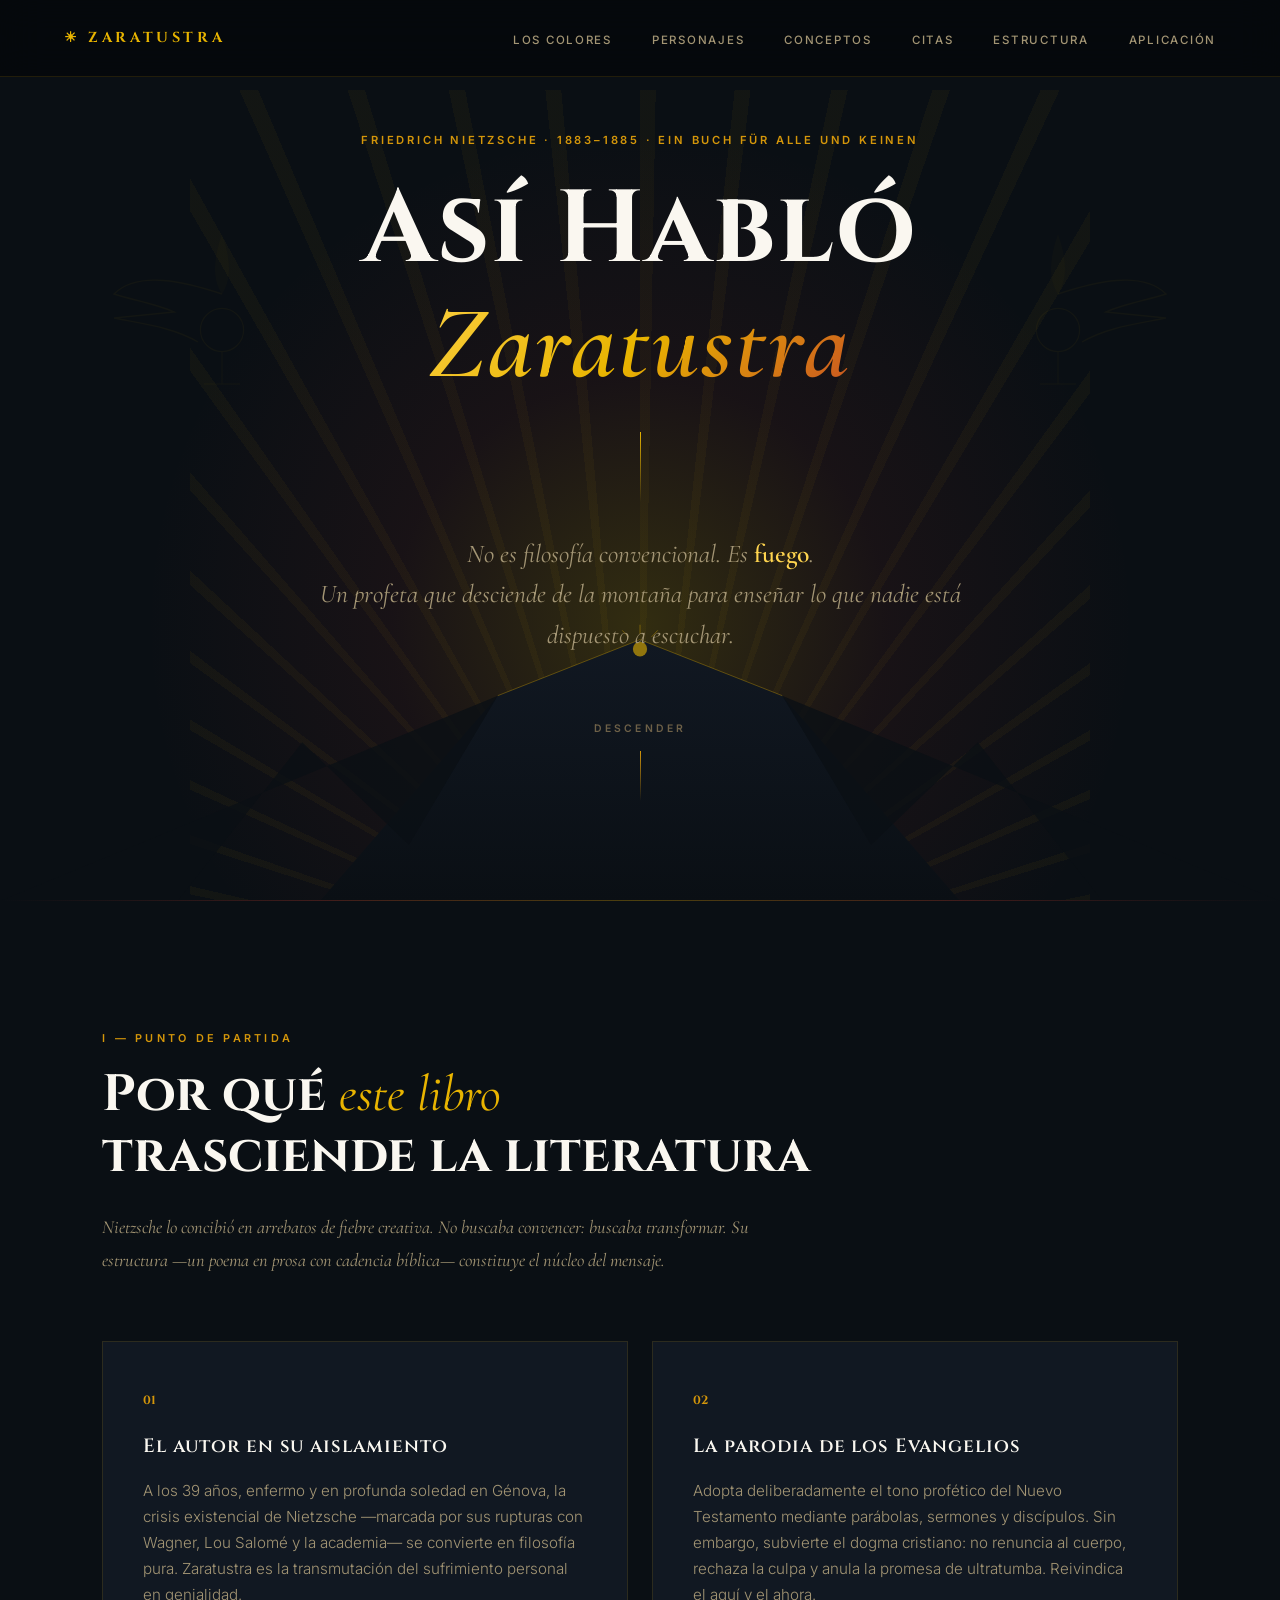
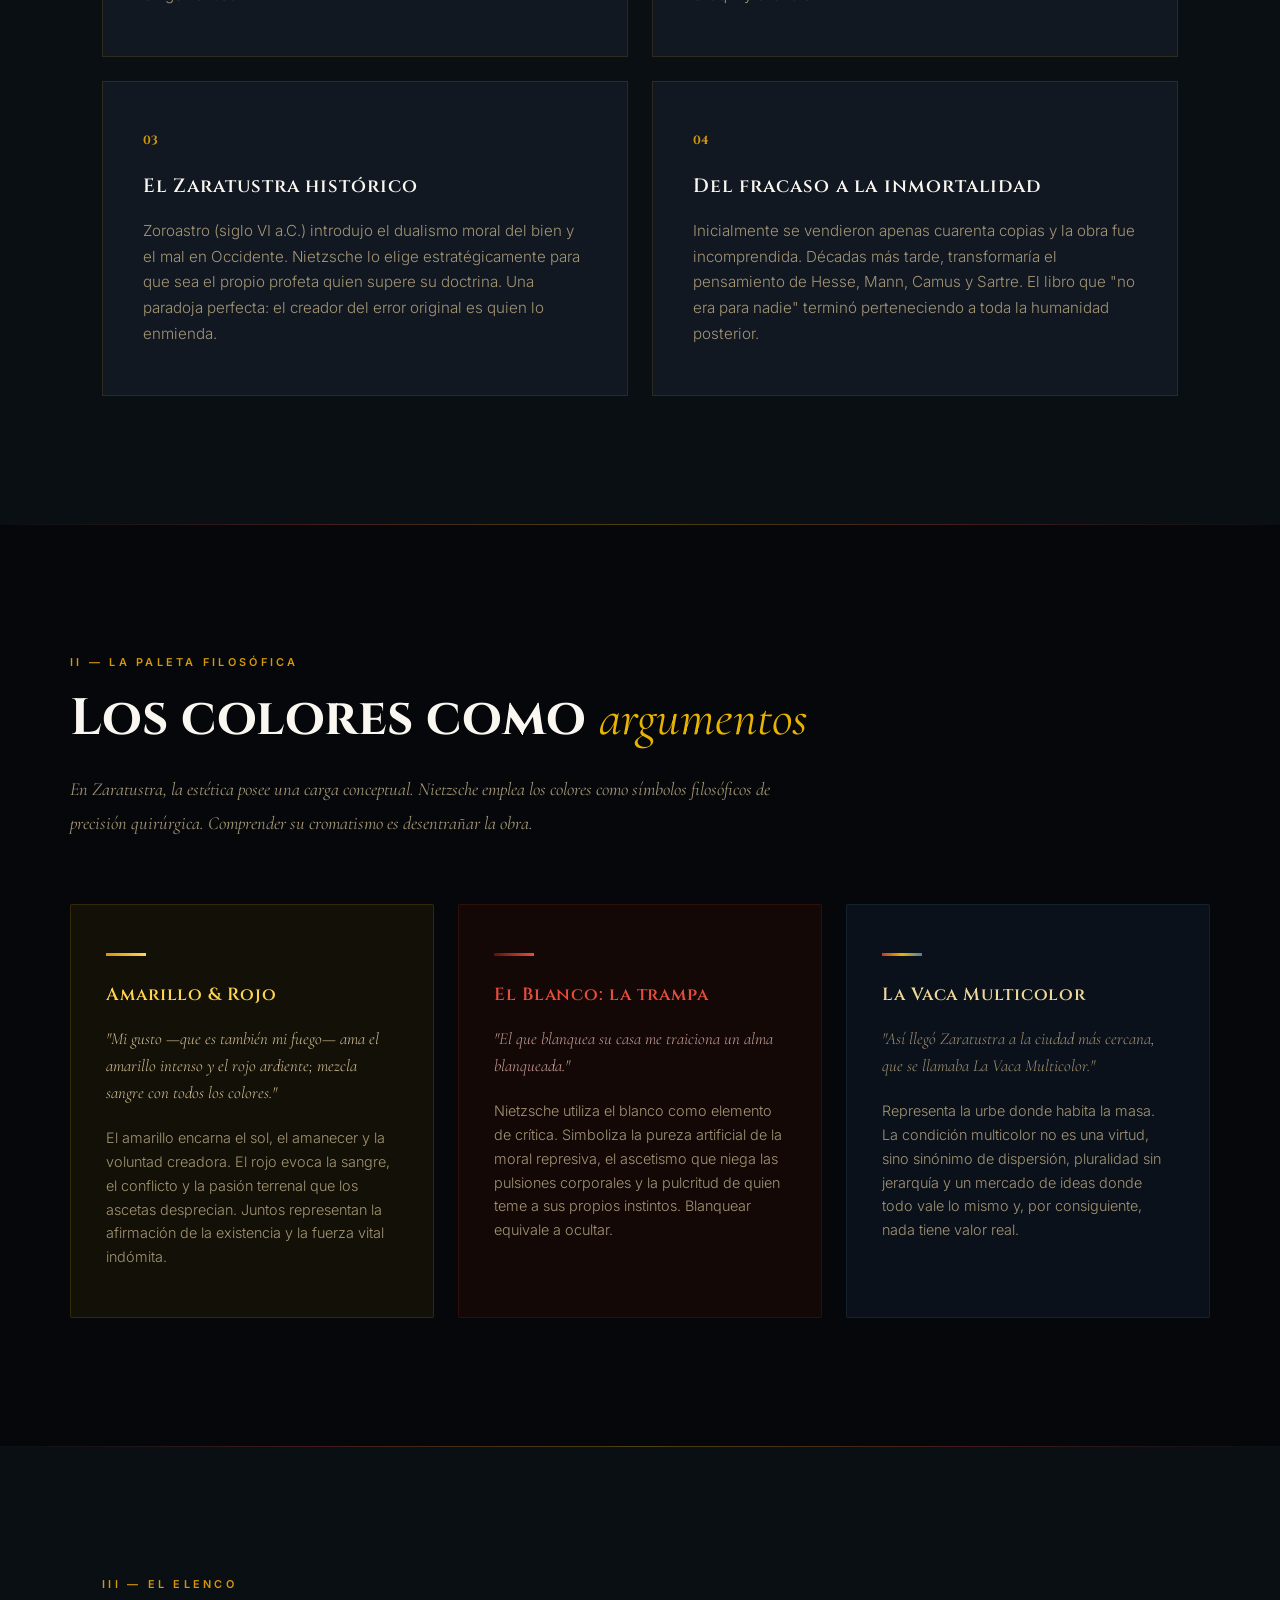
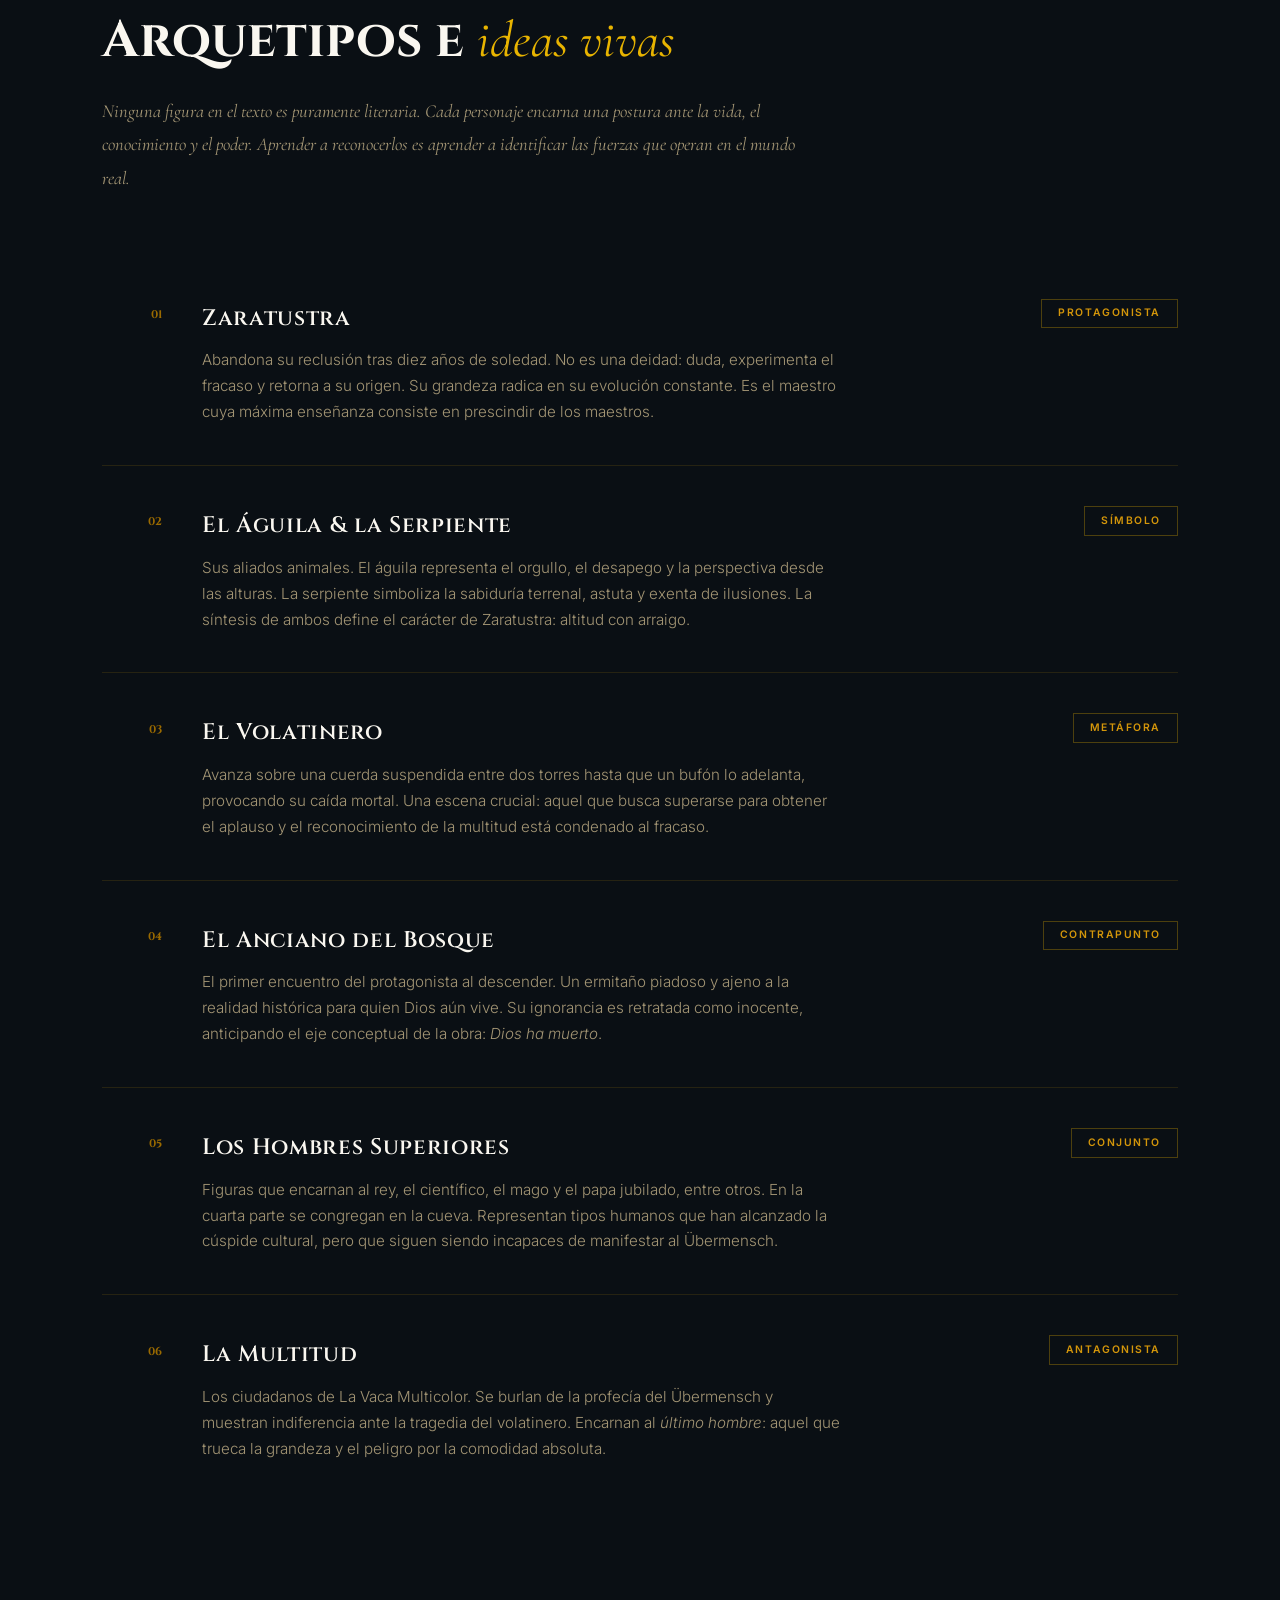
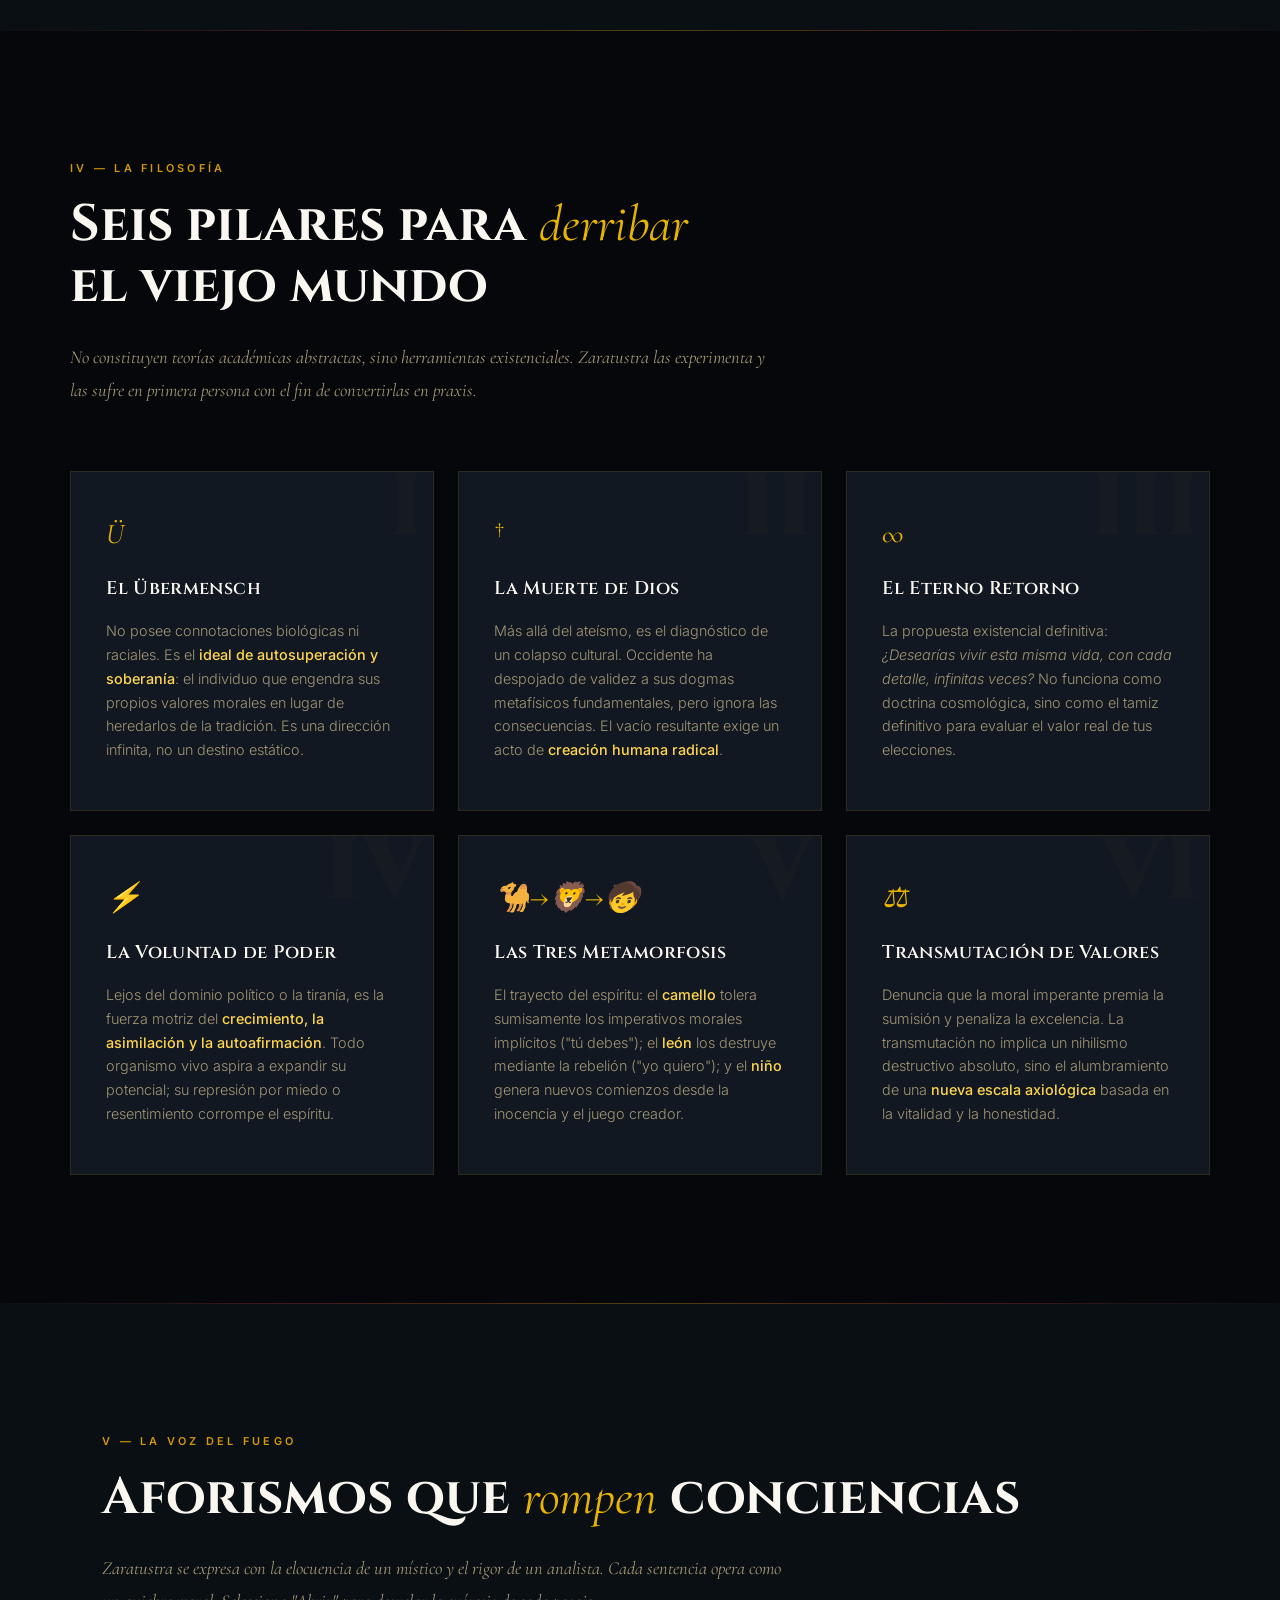
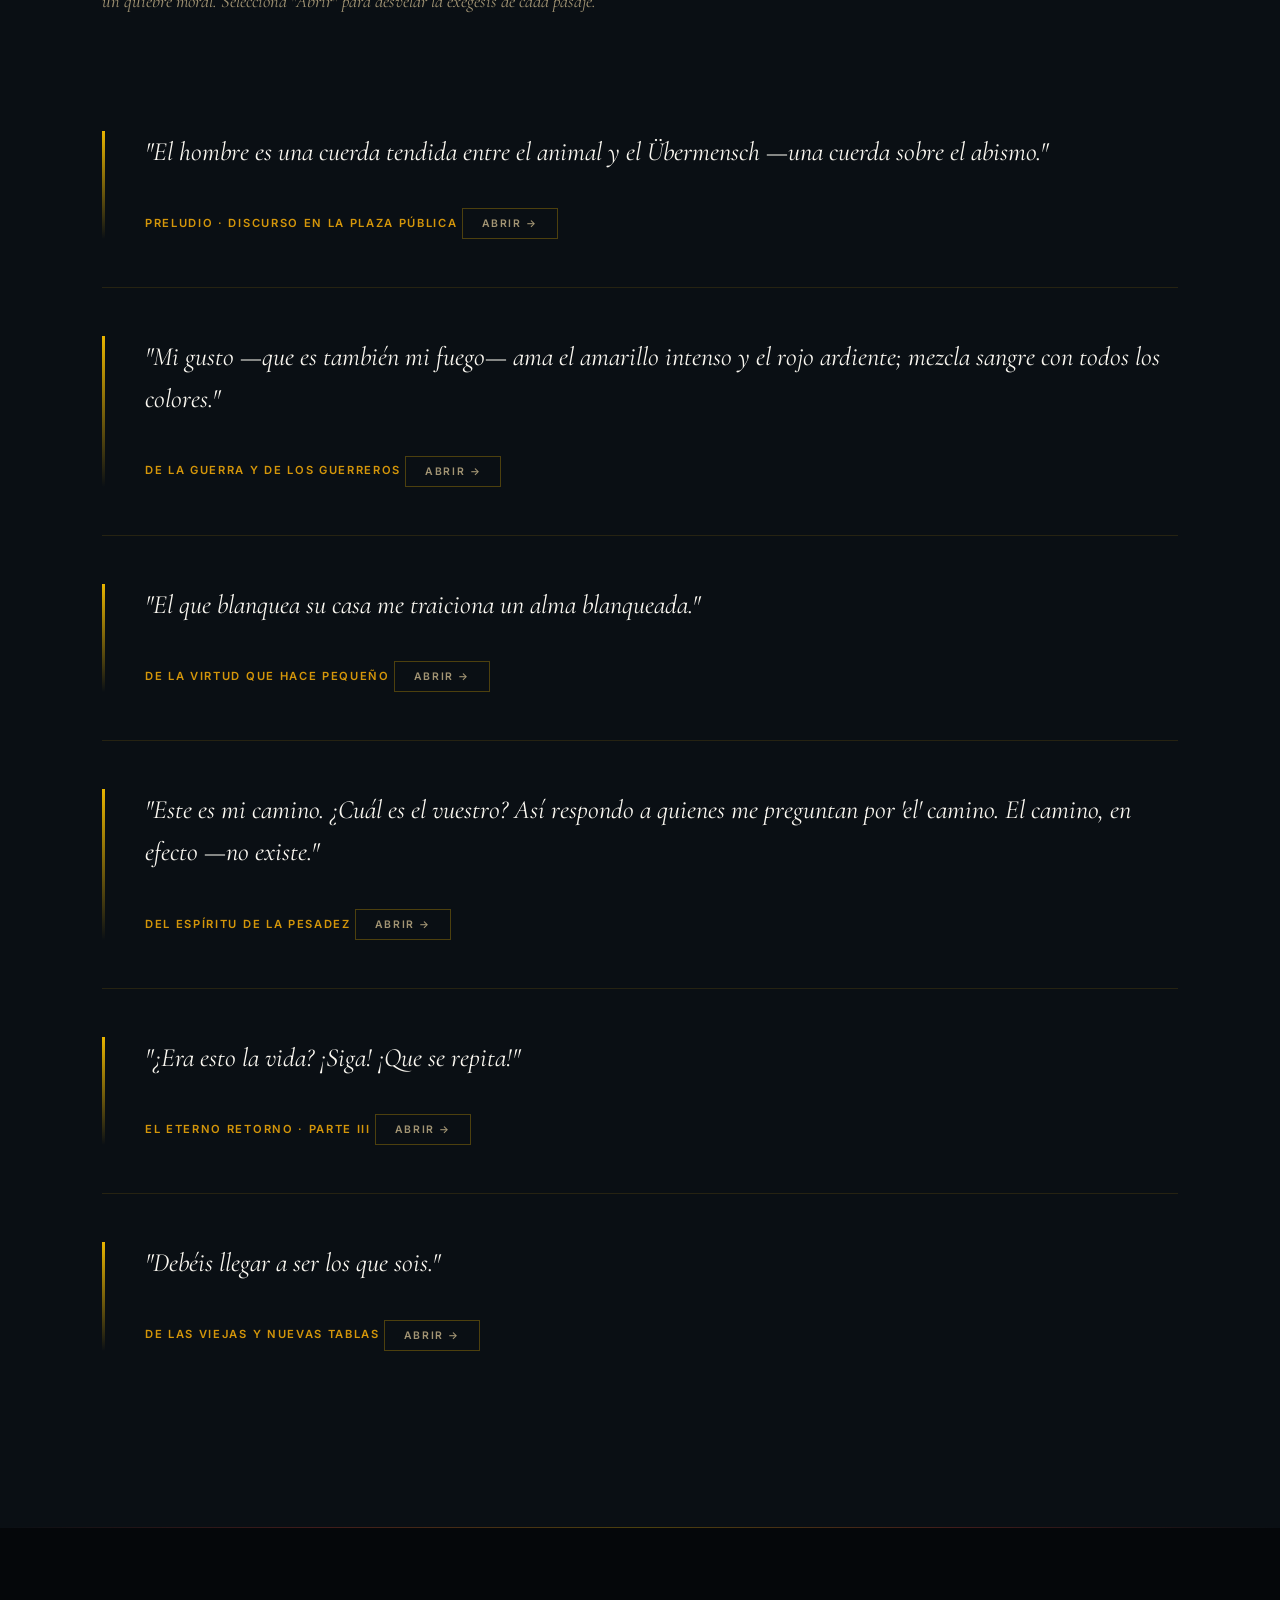
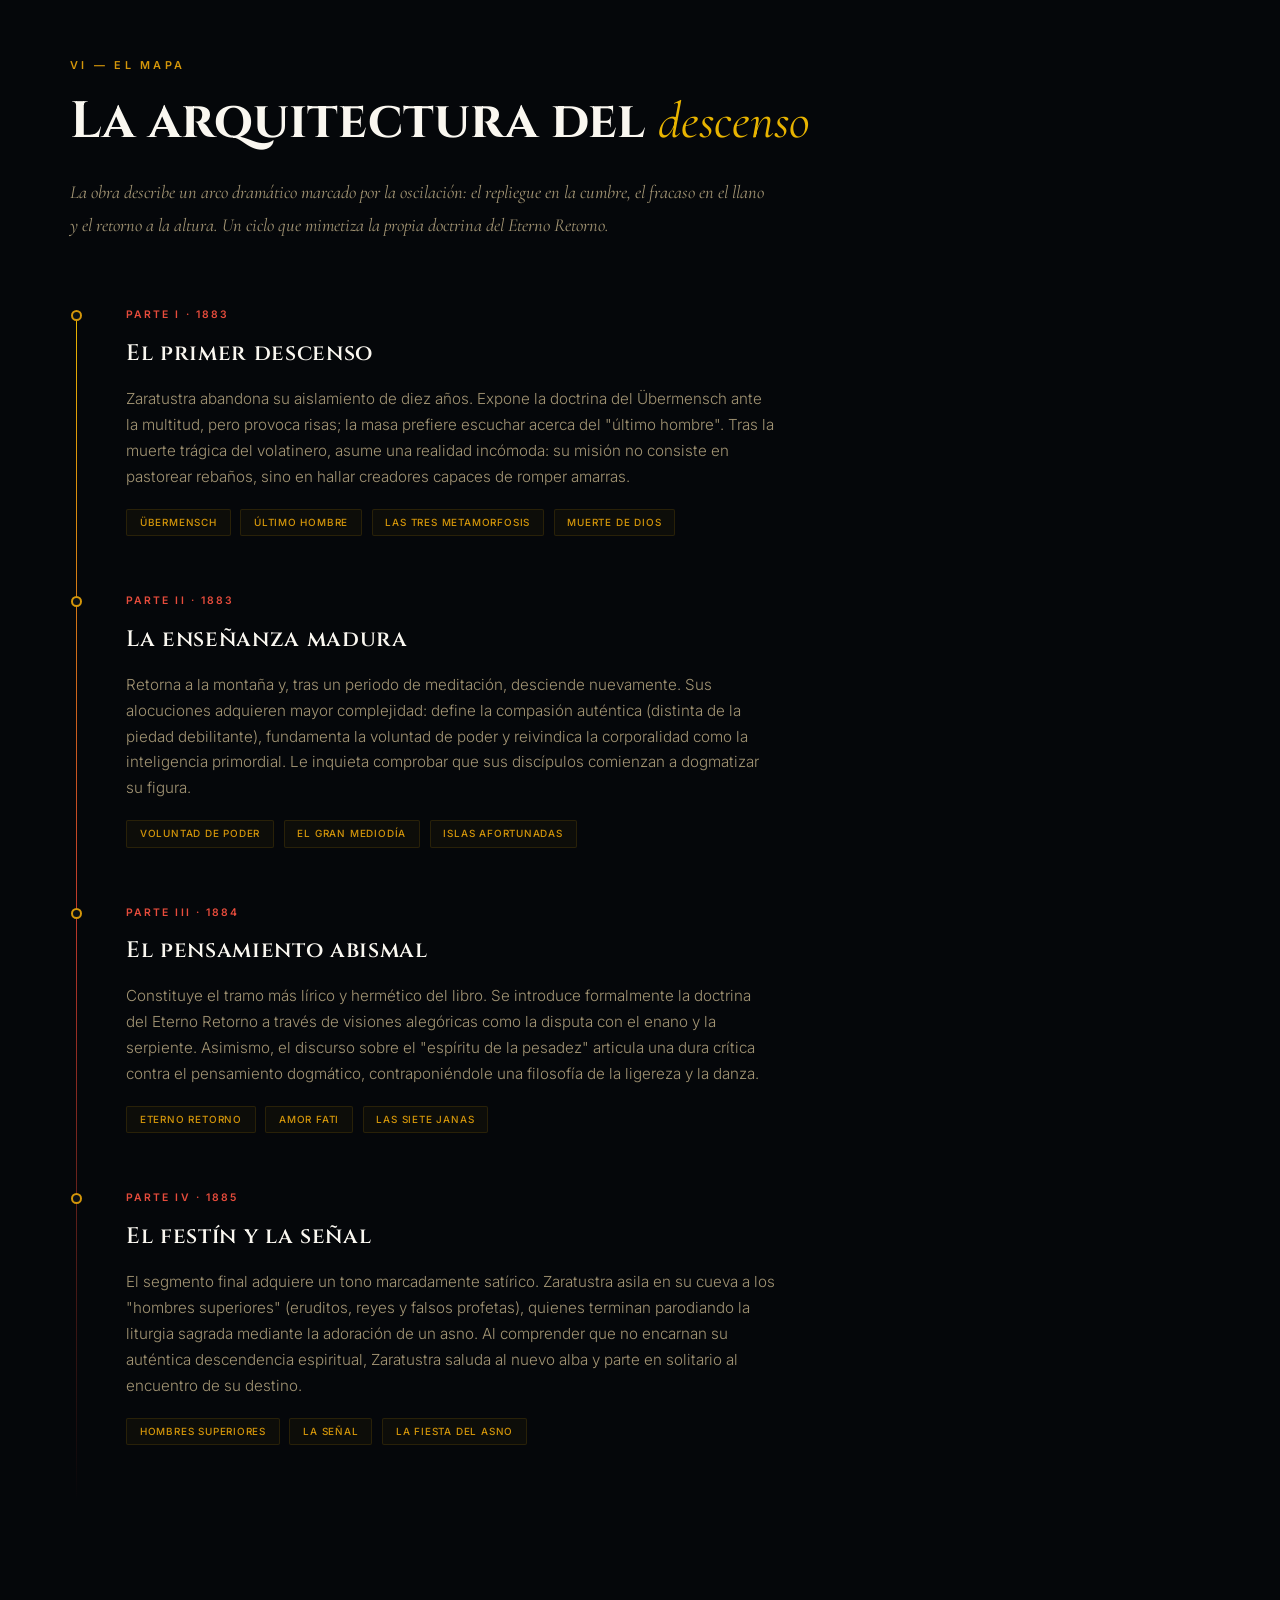
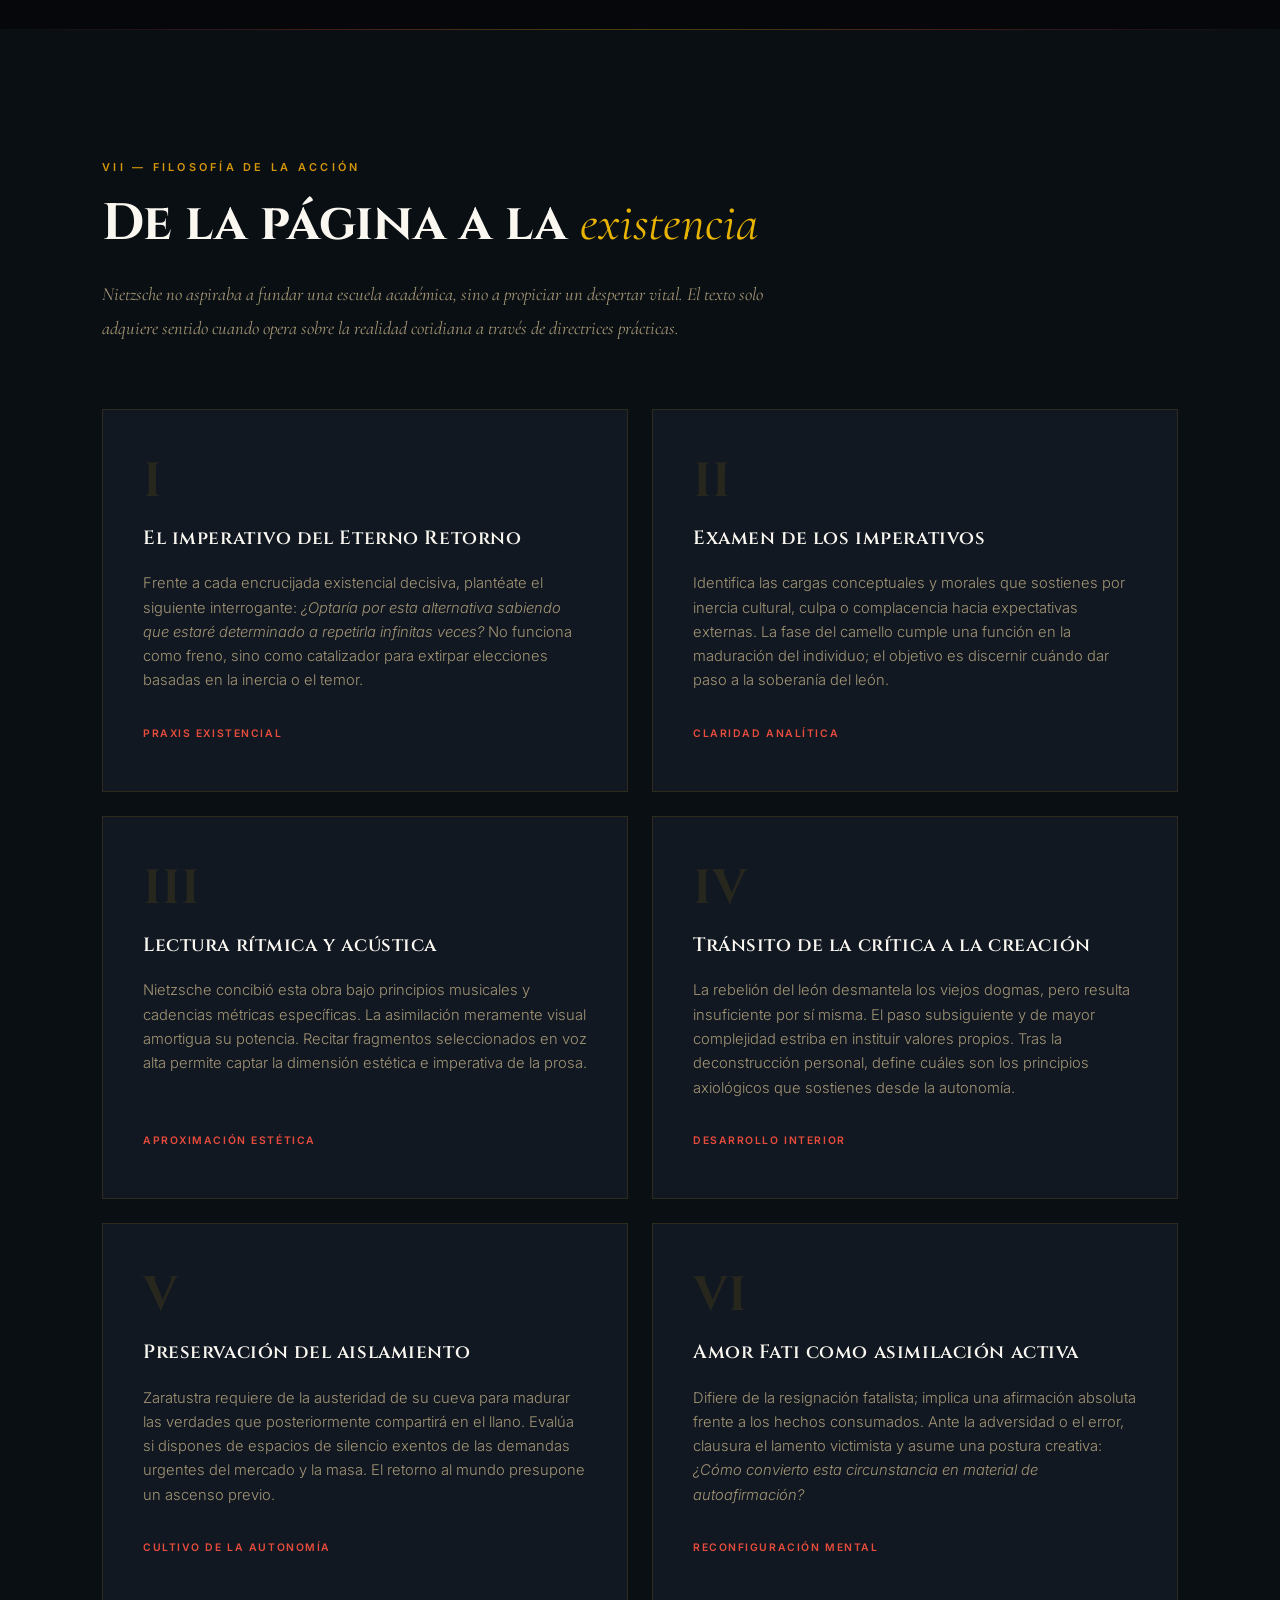
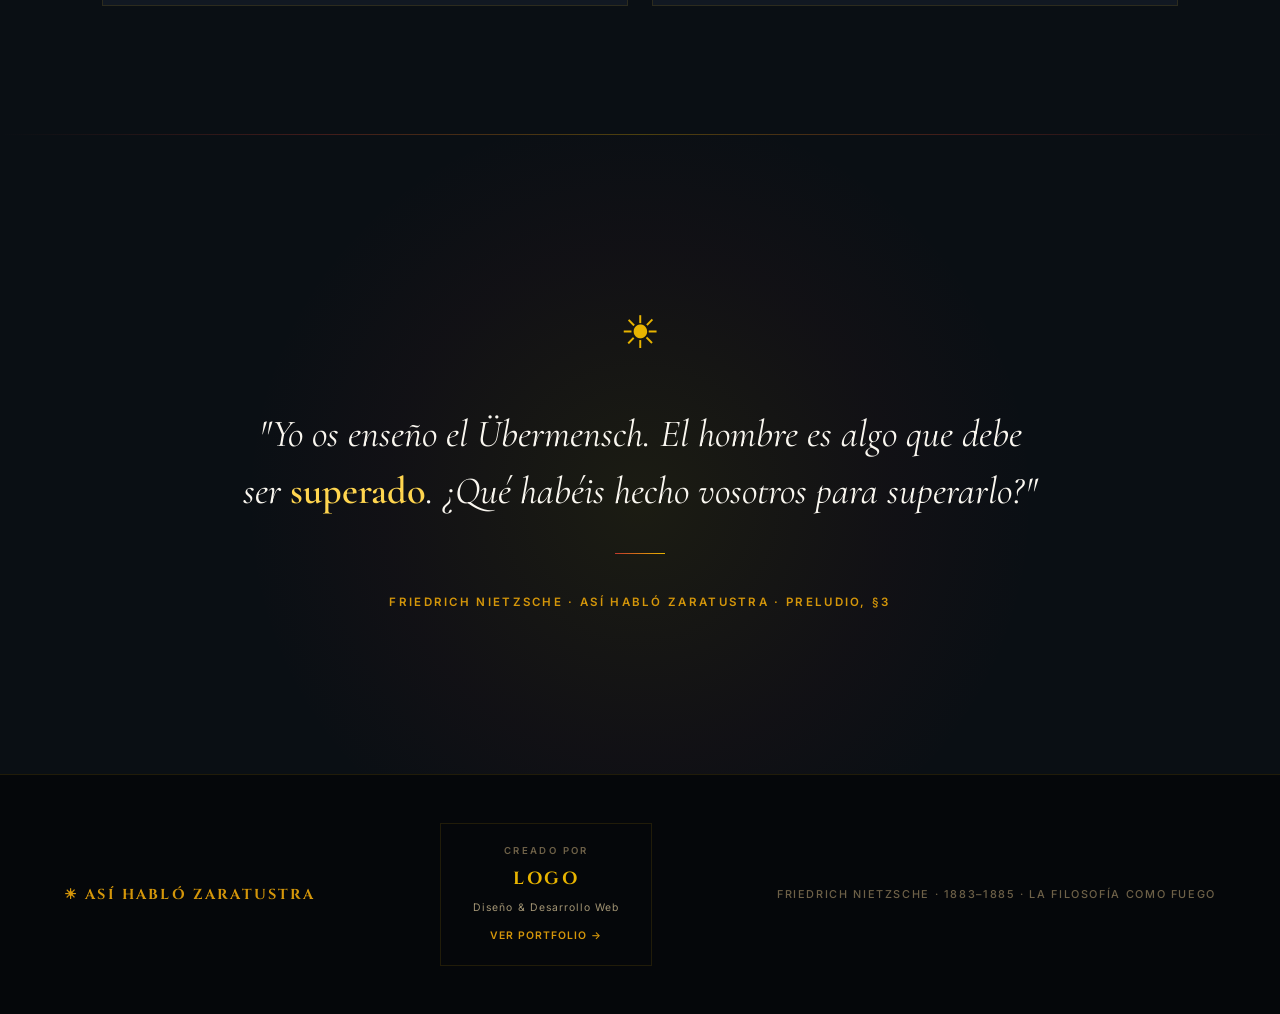
<file: index.html>
<!DOCTYPE html>
<html lang="es">
<head>
<meta charset="UTF-8"/>
<meta name="viewport" content="width=device-width, initial-scale=1.0"/>
<title>Así Habló Zaratustra — Friedrich Nietzsche</title>
<link rel="preconnect" href="https://fonts.googleapis.com"/>
<link rel="preconnect" href="https://fonts.gstatic.com" crossorigin/>
<link href="https://fonts.googleapis.com/css2?family=Cormorant+Garamond:ital,wght@0,400;0,600;1,400&family=Cinzel:wght@500;700;900&family=Inter:wght@300;400;500;600&display=swap" rel="stylesheet"/>
<link rel="icon" type="image/png" href="z.png"/>
<link rel="stylesheet" href="style.css"/>
</head>
<body>

<div id="prog"></div>

<nav id="nav">
  <a href="#" class="nav-logo">☀ ZARATUSTRA</a>
  <ul class="nav-links">
    <li><a href="#colores">Los Colores</a></li>
    <li><a href="#personajes">Personajes</a></li>
    <li><a href="#conceptos">Conceptos</a></li>
    <li><a href="#citas">Citas</a></li>
    <li><a href="#estructura">Estructura</a></li>
    <li><a href="#aplicacion">Aplicación</a></li>
  </ul>
  <button class="burger" onclick="abrirMenu()" aria-label="Abrir menú">
    <span></span><span></span><span></span>
  </button>
</nav>

<div class="mob-menu" id="mobMenu">
  <button class="mob-close" onclick="cerrarMenu()">✕</button>
  <a href="#colores" onclick="cerrarMenu()">Los Colores</a>
  <a href="#personajes" onclick="cerrarMenu()">Personajes</a>
  <a href="#conceptos" onclick="cerrarMenu()">Conceptos</a>
  <a href="#citas" onclick="cerrarMenu()">Citas</a>
  <a href="#estructura" onclick="cerrarMenu()">Estructura</a>
  <a href="#aplicacion" onclick="cerrarMenu()">Aplicación</a>
</div>

<!-- ─── HERO ─── -->
<section id="hero">
  <div class="hero-sol"></div>
  <div class="hero-rayos"></div>

  <!-- Decoración Faravahar SVG -->
  <svg class="faravahar-deco" viewBox="0 0 200 200" fill="none" xmlns="http://www.w3.org/2000/svg">
    <path d="M100 80 C130 70 170 60 190 80 C175 85 155 88 140 95 L190 100 C165 105 140 108 120 120" stroke="#E8B400" stroke-width="1.2" fill="none"/>
    <path d="M100 80 C90 65 95 45 100 30 C105 45 110 65 100 80Z" fill="#E8B400" opacity="0.5"/>
    <circle cx="100" cy="110" r="18" stroke="#E8B400" stroke-width="1" fill="none"/>
    <line x1="100" y1="128" x2="100" y2="155" stroke="#E8B400" stroke-width="0.8"/>
    <path d="M85 155 L100 155 L115 155" stroke="#E8B400" stroke-width="0.8"/>
  </svg>
  <svg class="faravahar-deco-left" viewBox="0 0 200 200" fill="none" xmlns="http://www.w3.org/2000/svg">
    <path d="M100 80 C130 70 170 60 190 80 C175 85 155 88 140 95 L190 100 C165 105 140 108 120 120" stroke="#E8B400" stroke-width="1.2" fill="none"/>
    <path d="M100 80 C90 65 95 45 100 30 C105 45 110 65 100 80Z" fill="#E8B400" opacity="0.5"/>
    <circle cx="100" cy="110" r="18" stroke="#E8B400" stroke-width="1" fill="none"/>
    <line x1="100" y1="128" x2="100" y2="155" stroke="#E8B400" stroke-width="0.8"/>
    <path d="M85 155 L100 155 L115 155" stroke="#E8B400" stroke-width="0.8"/>
  </svg>

  <!-- Montaña -->
  <svg class="hero-mountain" viewBox="0 0 1440 300" preserveAspectRatio="none" xmlns="http://www.w3.org/2000/svg">
    <defs>
      <linearGradient id="mtnGrad" x1="0" y1="0" x2="0" y2="1">
        <stop offset="0%" stop-color="#111822" stop-opacity="1"/>
        <stop offset="100%" stop-color="#0A0F14" stop-opacity="1"/>
      </linearGradient>
    </defs>
    <path d="M0 300 L360 300 L560 80 L720 20 L880 80 L1080 300 L1440 300 Z" fill="url(#mtnGrad)"/>
    <path d="M560 80 L720 20 L880 80" stroke="#E8B400" stroke-width="1" fill="none" opacity="0.35"/>
    <path d="M0 300 L200 300 L340 130 L460 240 L560 80" fill="rgba(10,15,20,0.8)"/>
    <path d="M880 80 L980 240 L1100 130 L1240 300 L1440 300" fill="rgba(10,15,20,0.8)"/>
    <circle cx="720" cy="30" r="8" fill="#E8B400" opacity="0.6"/>
    <line x1="720" y1="14" x2="720" y2="4" stroke="#E8B400" stroke-width="1" opacity="0.4"/>
    <line x1="733" y1="17" x2="740" y2="10" stroke="#E8B400" stroke-width="1" opacity="0.4"/>
    <line x1="707" y1="17" x2="700" y2="10" stroke="#E8B400" stroke-width="1" opacity="0.4"/>
  </svg>

  <span class="hero-eyebrow rv">Friedrich Nietzsche · 1883–1885 · Ein Buch für Alle und Keinen</span>

  <h1 class="hero-title rv d1">
    Así Habló<br>
    <span class="zaratustra">Zaratustra</span>
  </h1>

  <div class="hero-divider rv d2"></div>

  <p class="hero-sub rv d3">
    No es filosofía convencional. Es <em>fuego</em>.<br>
    Un profeta que desciende de la montaña para enseñar lo que nadie está dispuesto a escuchar.
  </p>

  <div class="hero-scroll rv d4" onclick="document.getElementById('contexto').scrollIntoView()">Descender</div>
</section>

<div class="llama-divider"></div>

<!-- ─── CONTEXTO ─── -->
<section id="contexto" class="sec">
  <span class="eyebrow rv">I — Punto de partida</span>
  <h2 class="sec-titulo rv">Por qué <em>este libro</em><br>trasciende la literatura</h2>
  <p class="sec-lead rv">Nietzsche lo concibió en arrebatos de fiebre creativa. No buscaba convencer: buscaba transformar. Su estructura —un poema en prosa con cadencia bíblica— constituye el núcleo del mensaje.</p>

  <div class="ctx-grid">
    <div class="ctx-card rv">
      <span class="ctx-num">01</span>
      <h3>El autor en su aislamiento</h3>
      <p>A los 39 años, enfermo y en profunda soledad en Génova, la crisis existencial de Nietzsche —marcada por sus rupturas con Wagner, Lou Salomé y la academia— se convierte en filosofía pura. Zaratustra es la transmutación del sufrimiento personal en genialidad.</p>
    </div>
    <div class="ctx-card rv d1">
      <span class="ctx-num">02</span>
      <h3>La parodia de los Evangelios</h3>
      <p>Adopta deliberadamente el tono profético del Nuevo Testamento mediante parábolas, sermones y discípulos. Sin embargo, subvierte el dogma cristiano: no renuncia al cuerpo, rechaza la culpa y anula la promesa de ultratumba. Reivindica el aquí y el ahora.</p>
    </div>
    <div class="ctx-card rv d2">
      <span class="ctx-num">03</span>
      <h3>El Zaratustra histórico</h3>
      <p>Zoroastro (siglo VI a.C.) introdujo el dualismo moral del bien y el mal en Occidente. Nietzsche lo elige estratégicamente para que sea el propio profeta quien supere su doctrina. Una paradoja perfecta: el creador del error original es quien lo enmienda.</p>
    </div>
    <div class="ctx-card rv d3">
      <span class="ctx-num">04</span>
      <h3>Del fracaso a la inmortalidad</h3>
      <p>Inicialmente se vendieron apenas cuarenta copias y la obra fue incomprendida. Décadas más tarde, transformaría el pensamiento de Hesse, Mann, Camus y Sartre. El libro que "no era para nadie" terminó perteneciendo a toda la humanidad posterior.</p>
    </div>
  </div>
</section>

<div class="llama-divider"></div>

<!-- ─── LOS COLORES ─── -->
<section id="colores" class="sec-full">
  <div class="sec-full-inner">
    <span class="eyebrow rv">II — La paleta filosófica</span>
    <h2 class="sec-titulo rv">Los colores como <em>argumentos</em></h2>
    <p class="sec-lead rv">En Zaratustra, la estética posee una carga conceptual. Nietzsche emplea los colores como símbolos filosóficos de precisión quirúrgica. Comprender su cromatismo es desentrañar la obra.</p>

    <div class="colores-grid">
      <div class="color-bloque amarillo rv">
        <div class="color-swatch"></div>
        <h3>Amarillo &amp; Rojo</h3>
        <p class="cita-color">"Mi gusto —que es también mi fuego— ama el amarillo intenso y el rojo ardiente; mezcla sangre con todos los colores."</p>
        <p>El amarillo encarna el sol, el amanecer y la voluntad creadora. El rojo evoca la sangre, el conflicto y la pasión terrenal que los ascetas desprecian. Juntos representan la afirmación de la existencia y la fuerza vital indómita.</p>
      </div>
      <div class="color-bloque rojo rv d1">
        <div class="color-swatch"></div>
        <h3>El Blanco: la trampa</h3>
        <p class="cita-color">"El que blanquea su casa me traiciona un alma blanqueada."</p>
        <p>Nietzsche utiliza el blanco como elemento de crítica. Simboliza la pureza artificial de la moral represiva, el ascetismo que niega las pulsiones corporales y la pulcritud de quien teme a sus propios instintos. Blanquear equivale a ocultar.</p>
      </div>
      <div class="color-bloque multicolor rv d2">
        <div class="color-swatch"></div>
        <h3>La Vaca Multicolor</h3>
        <p class="cita-color">"Así llegó Zaratustra a la ciudad más cercana, que se llamaba La Vaca Multicolor."</p>
        <p>Representa la urbe donde habita la masa. La condición multicolor no es una virtud, sino sinónimo de dispersión, pluralidad sin jerarquía y un mercado de ideas donde todo vale lo mismo y, por consiguiente, nada tiene valor real.</p>
      </div>
    </div>
  </div>
</section>

<div class="llama-divider"></div>

<!-- ─── PERSONAJES ─── -->
<section id="personajes" class="sec">
  <span class="eyebrow rv">III — El elenco</span>
  <h2 class="sec-titulo rv">Arquetipos e <em>ideas vivas</em></h2>
  <p class="sec-lead rv">Ninguna figura en el texto es puramente literaria. Cada personaje encarna una postura ante la vida, el conocimiento y el poder. Aprender a reconocerlos es aprender a identificar las fuerzas que operan en el mundo real.</p>

  <div class="chars rv">
    <div class="char">
      <span class="char-idx">01</span>
      <div>
        <div class="char-nombre">Zaratustra</div>
        <p>Abandona su reclusión tras diez años de soledad. No es una deidad: duda, experimenta el fracaso y retorna a su origen. Su grandeza radica en su evolución constante. Es el maestro cuya máxima enseñanza consiste en prescindir de los maestros.</p>
      </div>
      <span class="char-rol">Protagonista</span>
    </div>
    <div class="char">
      <span class="char-idx">02</span>
      <div>
        <div class="char-nombre">El Águila &amp; la Serpiente</div>
        <p>Sus aliados animales. El águila representa el orgullo, el desapego y la perspectiva desde las alturas. La serpiente simboliza la sabiduría terrenal, astuta y exenta de ilusiones. La síntesis de ambos define el carácter de Zaratustra: altitud con arraigo.</p>
      </div>
      <span class="char-rol">Símbolo</span>
    </div>
    <div class="char">
      <span class="char-idx">03</span>
      <div>
        <div class="char-nombre">El Volatinero</div>
        <p>Avanza sobre una cuerda suspendida entre dos torres hasta que un bufón lo adelanta, provocando su caída mortal. Una escena crucial: aquel que busca superarse para obtener el aplauso y el reconocimiento de la multitud está condenado al fracaso.</p>
      </div>
      <span class="char-rol">Metáfora</span>
    </div>
    <div class="char">
      <span class="char-idx">04</span>
      <div>
        <div class="char-nombre">El Anciano del Bosque</div>
        <p>El primer encuentro del protagonista al descender. Un ermitaño piadoso y ajeno a la realidad histórica para quien Dios aún vive. Su ignorancia es retratada como inocente, anticipando el eje conceptual de la obra: <em>Dios ha muerto</em>.</p>
      </div>
      <span class="char-rol">Contrapunto</span>
    </div>
    <div class="char">
      <span class="char-idx">05</span>
      <div>
        <div class="char-nombre">Los Hombres Superiores</div>
        <p>Figuras que encarnan al rey, el científico, el mago y el papa jubilado, entre otros. En la cuarta parte se congregan en la cueva. Representan tipos humanos que han alcanzado la cúspide cultural, pero que siguen siendo incapaces de manifestar al Übermensch.</p>
      </div>
      <span class="char-rol">Conjunto</span>
    </div>
    <div class="char">
      <span class="char-idx">06</span>
      <div>
        <div class="char-nombre">La Multitud</div>
        <p>Los ciudadanos de La Vaca Multicolor. Se burlan de la profecía del Übermensch y muestran indiferencia ante la tragedia del volatinero. Encarnan al <em>último hombre</em>: aquel que trueca la grandeza y el peligro por la comodidad absoluta.</p>
      </div>
      <span class="char-rol">Antagonista</span>
    </div>
  </div>
</section>

<div class="llama-divider"></div>

<!-- ─── CONCEPTOS ─── -->
<section id="conceptos" class="sec-full">
  <div class="sec-full-inner">
    <span class="eyebrow rv">IV — La filosofía</span>
    <h2 class="sec-titulo rv">Seis pilares para <em>derribar</em><br>el viejo mundo</h2>
    <p class="sec-lead rv">No constituyen teorías académicas abstractas, sino herramientas existenciales. Zaratustra las experimenta y las sufre en primera persona con el fin de convertirlas en praxis.</p>

    <div class="concepts">
      <div class="concept rv" data-num="I">
        <span class="concept-sym">Ü</span>
        <h3>El Übermensch</h3>
        <p>No posee connotaciones biológicas ni raciales. Es el <strong>ideal de autosuperación y soberanía</strong>: el individuo que engendra sus propios valores morales en lugar de heredarlos de la tradición. Es una dirección infinita, no un destino estático.</p>
      </div>
      <div class="concept rv d1" data-num="II">
        <span class="concept-sym">†</span>
        <h3>La Muerte de Dios</h3>
        <p>Más allá del ateísmo, es el diagnóstico de un colapso cultural. Occidente ha despojado de validez a sus dogmas metafísicos fundamentales, pero ignora las consecuencias. El vacío resultante exige un acto de <strong>creación humana radical</strong>.</p>
      </div>
      <div class="concept rv d2" data-num="III">
        <span class="concept-sym">∞</span>
        <h3>El Eterno Retorno</h3>
        <p>La propuesta existencial definitiva: <em>¿Desearías vivir esta misma vida, con cada detalle, infinitas veces?</em> No funciona como doctrina cosmológica, sino como el tamiz definitivo para evaluar el valor real de tus elecciones.</p>
      </div>
      <div class="concept rv" data-num="IV">
        <span class="concept-sym">⚡</span>
        <h3>La Voluntad de Poder</h3>
        <p>Lejos del dominio político o la tiranía, es la fuerza motriz del <strong>crecimiento, la asimilación y la autoafirmación</strong>. Todo organismo vivo aspira a expandir su potencial; su represión por miedo o resentimiento corrompe el espíritu.</p>
      </div>
      <div class="concept rv d1" data-num="V">
        <span class="concept-sym">🐪→🦁→🧒</span>
        <h3>Las Tres Metamorfosis</h3>
        <p>El trayecto del espíritu: el <strong>camello</strong> tolera sumisamente los imperativos morales implícitos ("tú debes"); el <strong>león</strong> los destruye mediante la rebelión ("yo quiero"); y el <strong>niño</strong> genera nuevos comienzos desde la inocencia y el juego creador.</p>
      </div>
      <div class="concept rv d2" data-num="VI">
        <span class="concept-sym">⚖</span>
        <h3>Transmutación de Valores</h3>
        <p>Denuncia que la moral imperante premia la sumisión y penaliza la excelencia. La transmutación no implica un nihilismo destructivo absoluto, sino el alumbramiento de una <strong>nueva escala axiológica</strong> basada en la vitalidad y la honestidad.</p>
      </div>
    </div>
  </div>
</section>

<div class="llama-divider"></div>

<!-- ─── CITAS ─── -->
<section id="citas" class="sec">
  <span class="eyebrow rv">V — La voz del fuego</span>
  <h2 class="sec-titulo rv">Aforismos que <em>rompen</em> conciencias</h2>
  <p class="sec-lead rv">Zaratustra se expresa con la elocuencia de un místico y el rigor de un analista. Cada sentencia opera como un quiebre moral. Selecciona "Abrir" para desvelar la exégesis de cada pasaje.</p>

  <div class="rv">
    <div class="cita-item">
      <div class="cita-linea"></div>
      <div>
        <p class="cita-texto">"El hombre es una cuerda tendida entre el animal y el Übermensch —una cuerda sobre el abismo."</p>
        <span class="cita-origen">Preludio · Discurso en la plaza pública</span>
        <button class="cita-btn" onclick="abrirCita(this)">Abrir →</button>
        <div class="cita-explicacion">No representamos un fin en nosotros mismos, sino un tránsito. La metáfora de la cuerda suspendida denota que la existencia exige una tensión constante: la parálisis conduce inevitablemente a la caída. La evolución demanda el esfuerzo de no claudicar ante la inercia animal ni detenerse por temor. El abismo constituye la condición indispensable del puente.</div>
      </div>
    </div>

    <div class="cita-item">
      <div class="cita-linea"></div>
      <div>
        <p class="cita-texto">"Mi gusto —que es también mi fuego— ama el amarillo intenso y el rojo ardiente; mezcla sangre con todos los colores."</p>
        <span class="cita-origen">De la guerra y de los guerreros</span>
        <button class="cita-btn" onclick="abrirCita(this)">Abrir →</button>
        <div class="cita-explicacion">Aquí se manifiesta la clave estética del pensamiento nietzscheano. El amarillo evoca la iluminación y la soberanía conceptual, mientras que el rojo alude al compromiso vital y al riesgo inherente a la acción. Fusionar sangre con el espectro cromático implica que toda verdad genuina exige un costo personal. Aquel que pretende la belleza sin asumir el conflicto, renuncia a la vida.</div>
      </div>
    </div>

    <div class="cita-item">
      <div class="cita-linea"></div>
      <div>
        <p class="cita-texto">"El que blanquea su casa me traiciona un alma blanqueada."</p>
        <span class="cita-origen">De la virtud que hace pequeño</span>
        <button class="cita-btn" onclick="abrirCita(this)">Abrir →</button>
        <div class="cita-explicacion">El blanco empleado como máscara de respetabilidad. Nietzsche critica la moral burguesa e higienizada que sepulta los instintos bajo un barniz de aparente rectitud. No constituye una muestra de inocencia, sino de cobardía existencial. La obsesión por la uniformidad moral denota pánico frente a la complejidad de las propias pasiones.</div>
      </div>
    </div>

    <div class="cita-item">
      <div class="cita-linea"></div>
      <div>
        <p class="cita-texto">"Este es mi camino. ¿Cuál es el vuestro? Así respondo a quienes me preguntan por 'el' camino. El camino, en efecto —no existe."</p>
        <span class="cita-origen">Del espíritu de la pesadez</span>
        <button class="cita-btn" onclick="abrirCita(this)">Abrir →</button>
        <div class="cita-explicacion">Representa el pasaje más adogmático de la obra. Zaratustra rechaza la veneración ciega de sus partidarios. El mayor fracaso de su doctrina sería dar origen a una estirpe de imitadores que adopten su senda en lugar de trazar la propia. El propósito último de la pedagogía emancipadora es disolver la necesidad del maestro.</div>
      </div>
    </div>

    <div class="cita-item">
      <div class="cita-linea"></div>
      <div>
        <p class="cita-texto">"¿Era esto la vida? ¡Siga! ¡Que se repita!"</p>
        <span class="cita-origen">El Eterno Retorno · Parte III</span>
        <button class="cita-btn" onclick="abrirCita(this)">Abrir →</button>
        <div class="cita-explicacion">La máxima síntesis del pensamiento de Nietzsche. Condensa las nociones de Eterno Retorno y Amor Fati en una sola exclamación. No denota resignación pasiva ante el destino, sino una aceptación entusiasta y soberana. Reclamar la repetición de la existencia, incluyendo sus tramos más dolorosos, constituye el acto supremo de liberación espiritual.</div>
      </div>
    </div>

    <div class="cita-item">
      <div class="cita-linea"></div>
      <div>
        <p class="cita-texto">"Debéis llegar a ser los que sois."</p>
        <span class="cita-origen">De las viejas y nuevas tablas</span>
        <button class="cita-btn" onclick="abrirCita(this)">Abrir →</button>
        <div class="cita-explicacion">Lejos de ser una obviedad, plantea el desafío ontológico definitivo. El ser humano suele habitar identidades ajenas moldeadas por mandatos familiares, expectativas sociales o el miedo a la libertad. Devenir lo que se es exige despojarse de los estratos morales impuestos para descubrir la singularidad que subyace en el origen.</div>
      </div>
    </div>
  </div>
</section>

<div class="llama-divider"></div>

<!-- ─── ESTRUCTURA ─── -->
<section id="estructura" class="sec-full">
  <div class="sec-full-inner">
    <span class="eyebrow rv">VI — El mapa</span>
    <h2 class="sec-titulo rv">La arquitectura del <em>descenso</em></h2>
    <p class="sec-lead rv">La obra describe un arco dramático marcado por la oscilación: el repliegue en la cumbre, el fracaso en el llano y el retorno a la altura. Un ciclo que mimetiza la propia doctrina del Eterno Retorno.</p>

    <div class="timeline">
      <div class="tl-entry rv">
        <span class="tl-label">Parte I · 1883</span>
        <h3>El primer descenso</h3>
        <p>Zaratustra abandona su aislamiento de diez años. Expone la doctrina del Übermensch ante la multitud, pero provoca risas; la masa prefiere escuchar acerca del "último hombre". Tras la muerte trágica del volatinero, asume una realidad incómoda: su misión no consiste en pastorear rebaños, sino en hallar creadores capaces de romper amarras.</p>
        <div class="tl-tags">
          <span class="tl-tag">Übermensch</span>
          <span class="tl-tag">Último Hombre</span>
          <span class="tl-tag">Las Tres Metamorfosis</span>
          <span class="tl-tag">Muerte de Dios</span>
        </div>
      </div>
      <div class="tl-entry rv">
        <span class="tl-label">Parte II · 1883</span>
        <h3>La enseñanza madura</h3>
        <p>Retorna a la montaña y, tras un periodo de meditación, desciende nuevamente. Sus alocuciones adquieren mayor complejidad: define la compasión auténtica (distinta de la piedad debilitante), fundamenta la voluntad de poder y reivindica la corporalidad como la inteligencia primordial. Le inquieta comprobar que sus discípulos comienzan a dogmatizar su figura.</p>
        <div class="tl-tags">
          <span class="tl-tag">Voluntad de Poder</span>
          <span class="tl-tag">El Gran Mediodía</span>
          <span class="tl-tag">Islas Afortunadas</span>
        </div>
      </div>
      <div class="tl-entry rv">
        <span class="tl-label">Parte III · 1884</span>
        <h3>El pensamiento abismal</h3>
        <p>Constituye el tramo más lírico y hermético del libro. Se introduce formalmente la doctrina del Eterno Retorno a través de visiones alegóricas como la disputa con el enano y la serpiente. Asimismo, el discurso sobre el "espíritu de la pesadez" articula una dura crítica contra el pensamiento dogmático, contraponiéndole una filosofía de la ligereza y la danza.</p>
        <div class="tl-tags">
          <span class="tl-tag">Eterno Retorno</span>
          <span class="tl-tag">Amor Fati</span>
          <span class="tl-tag">Las Siete Janas</span>
        </div>
      </div>
      <div class="tl-entry rv">
        <span class="tl-label">Parte IV · 1885</span>
        <h3>El festín y la señal</h3>
        <p>El segmento final adquiere un tono marcadamente satírico. Zaratustra asila en su cueva a los "hombres superiores" (eruditos, reyes y falsos profetas), quienes terminan parodiando la liturgia sagrada mediante la adoración de un asno. Al comprender que no encarnan su auténtica descendencia espiritual, Zaratustra saluda al nuevo alba y parte en solitario al encuentro de su destino.</p>
        <div class="tl-tags">
          <span class="tl-tag">Hombres Superiores</span>
          <span class="tl-tag">La Señal</span>
          <span class="tl-tag">La Fiesta del Asno</span>
        </div>
      </div>
    </div>
  </div>
</section>

<div class="llama-divider"></div>

<!-- ─── APLICACIÓN ─── -->
<section id="aplicacion" class="sec">
  <span class="eyebrow rv">VII — Filosofía de la acción</span>
  <h2 class="sec-titulo rv">De la página a la <em>existencia</em></h2>
  <p class="sec-lead rv">Nietzsche no aspiraba a fundar una escuela académica, sino a propiciar un despertar vital. El texto solo adquiere sentido cuando opera sobre la realidad cotidiana a través de directrices prácticas.</p>

  <div class="apply-grid">
    <div class="apply-card rv">
      <div class="apply-n">I</div>
      <h3>El imperativo del Eterno Retorno</h3>
      <p>Frente a cada encrucijada existencial decisiva, plantéate el siguiente interrogante: <em>¿Optaría por esta alternativa sabiendo que estaré determinado a repetirla infinitas veces?</em> No funciona como freno, sino como catalizador para extirpar elecciones basadas en la inercia o el temor.</p>
      <span class="apply-tag">Praxis existencial</span>
    </div>
    <div class="apply-card rv d1">
      <div class="apply-n">II</div>
      <h3>Examen de los imperativos</h3>
      <p>Identifica las cargas conceptuales y morales que sostienes por inercia cultural, culpa o complacencia hacia expectativas externas. La fase del camello cumple una función en la maduración del individuo; el objetivo es discernir cuándo dar paso a la soberanía del león.</p>
      <span class="apply-tag">Claridad analítica</span>
    </div>
    <div class="apply-card rv">
      <div class="apply-n">III</div>
      <h3>Lectura rítmica y acústica</h3>
      <p>Nietzsche concibió esta obra bajo principios musicales y cadencias métricas específicas. La asimilación meramente visual amortigua su potencia. Recitar fragmentos seleccionados en voz alta permite captar la dimensión estética e imperativa de la prosa.</p>
      <span class="apply-tag">Aproximación estética</span>
    </div>
    <div class="apply-card rv d1">
      <div class="apply-n">IV</div>
      <h3>Tránsito de la crítica a la creación</h3>
      <p>La rebelión del león desmantela los viejos dogmas, pero resulta insuficiente por sí misma. El paso subsiguiente y de mayor complejidad estriba en instituir valores propios. Tras la deconstrucción personal, define cuáles son los principios axiológicos que sostienes desde la autonomía.</p>
      <span class="apply-tag">Desarrollo interior</span>
    </div>
    <div class="apply-card rv">
      <div class="apply-n">V</div>
      <h3>Preservación del aislamiento</h3>
      <p>Zaratustra requiere de la austeridad de su cueva para madurar las verdades que posteriormente compartirá en el llano. Evalúa si dispones de espacios de silencio exentos de las demandas urgentes del mercado y la masa. El retorno al mundo presupone un ascenso previo.</p>
      <span class="apply-tag">Cultivo de la autonomía</span>
    </div>
    <div class="apply-card rv d1">
      <div class="apply-n">VI</div>
      <h3>Amor Fati como asimilación activa</h3>
      <p>Difiere de la resignación fatalista; implica una afirmación absoluta frente a los hechos consumados. Ante la adversidad o el error, clausura el lamento victimista y asume una postura creativa: <em>¿Cómo convierto esta circunstancia en material de autoafirmación?</em></p>
      <span class="apply-tag">Reconfiguración mental</span>
    </div>
  </div>
</section>

<div class="llama-divider"></div>

<!-- ─── FINAL ─── -->
<section id="final">
  <div class="final-glow"></div>
  <span class="final-sym rv">☀</span>
  <blockquote class="final-cita rv">
    "Yo os enseño el Übermensch. El hombre es algo que debe ser <strong>superado</strong>. ¿Qué habéis hecho vosotros para superarlo?"
  </blockquote>
  <div class="final-linea rv"></div>
  <span class="final-attr rv">Friedrich Nietzsche · Así Habló Zaratustra · Preludio, §3</span>
</section>

<footer>
  <span class="foot-logo">☀ ASÍ HABLÓ ZARATUSTRA</span>
  <div class="foot-credits">
    <span class="foot-credits-label">Creado por</span>
    <span class="foot-credits-name">LOGO</span>
    <span class="foot-credits-role">Diseño &amp; Desarrollo Web</span>
    <a href="https://logoportfolio.vercel.app/" target="_blank" rel="noopener" class="foot-credits-link">Ver portfolio →</a>
  </div>
  <span class="foot-text">Friedrich Nietzsche · 1883–1885 · La filosofía como fuego</span>
</footer>

<script src="main.js"></script>
</body>
</html>
</file>
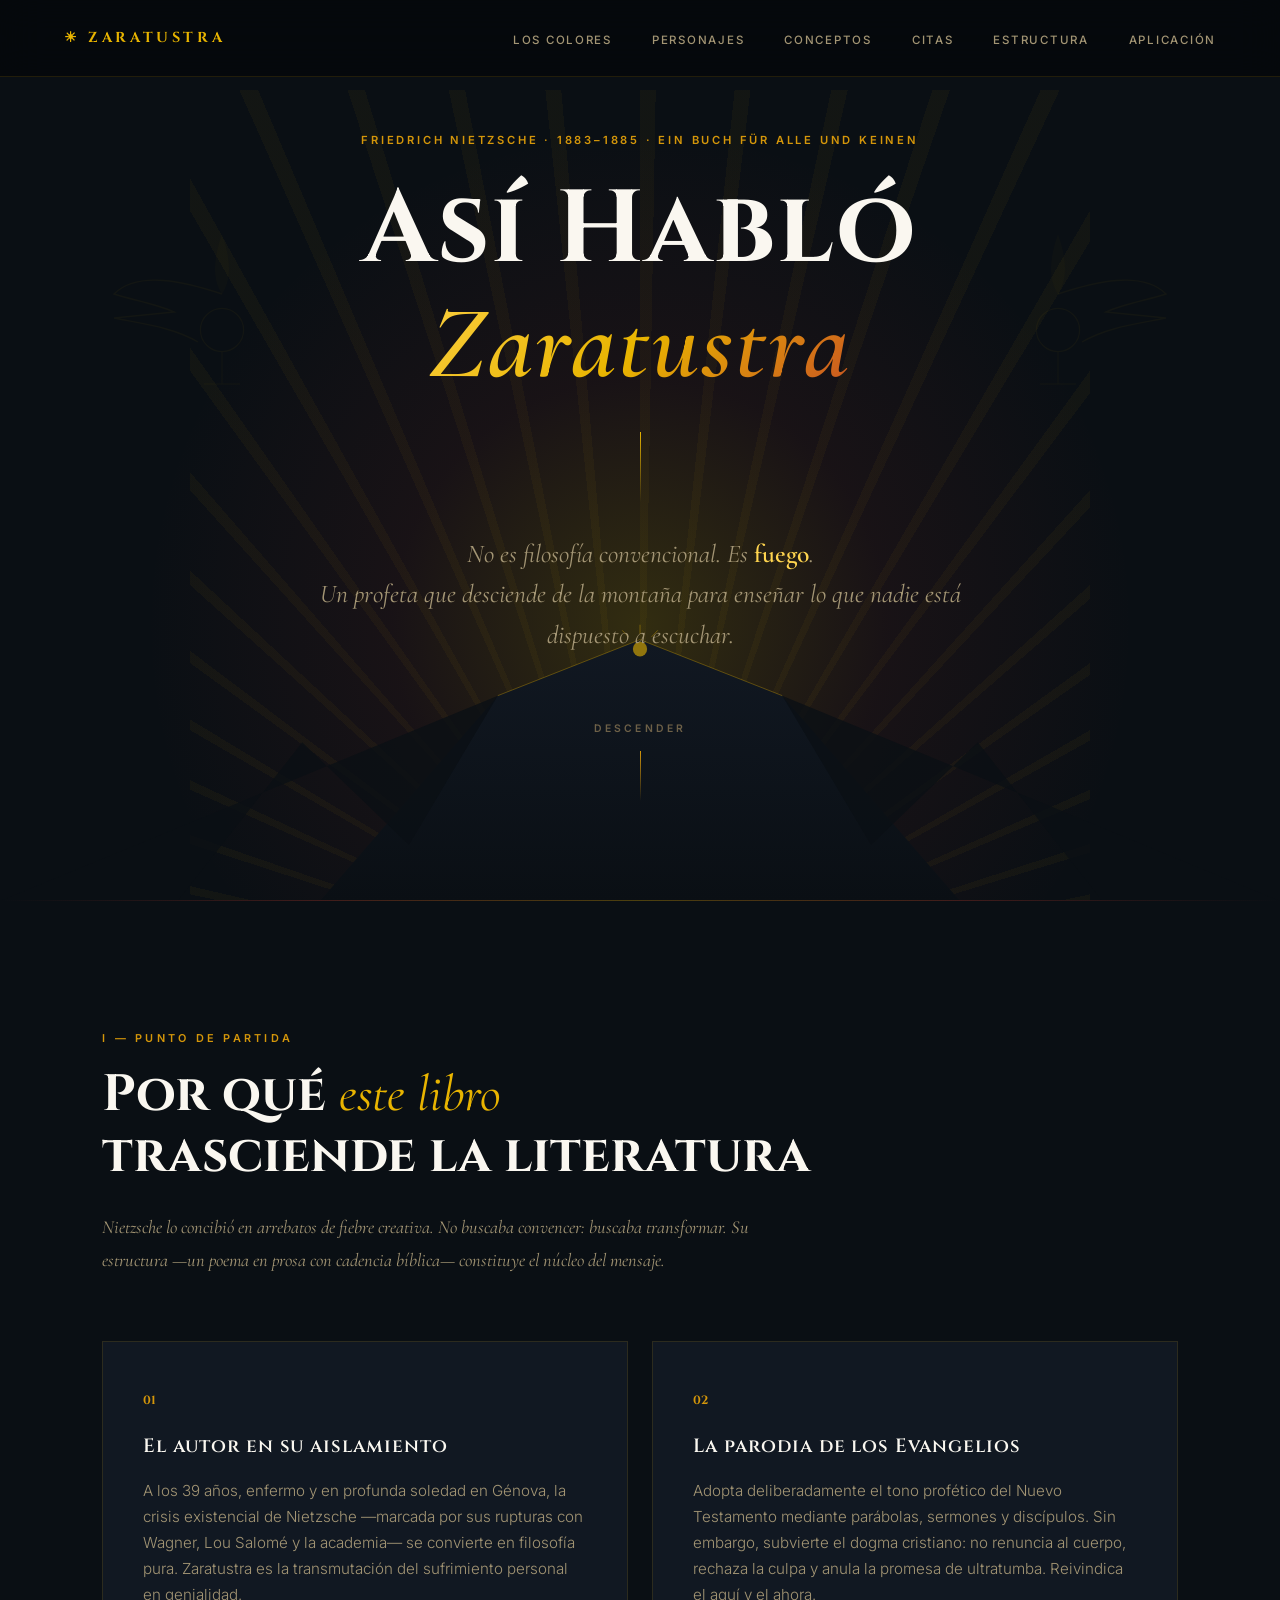
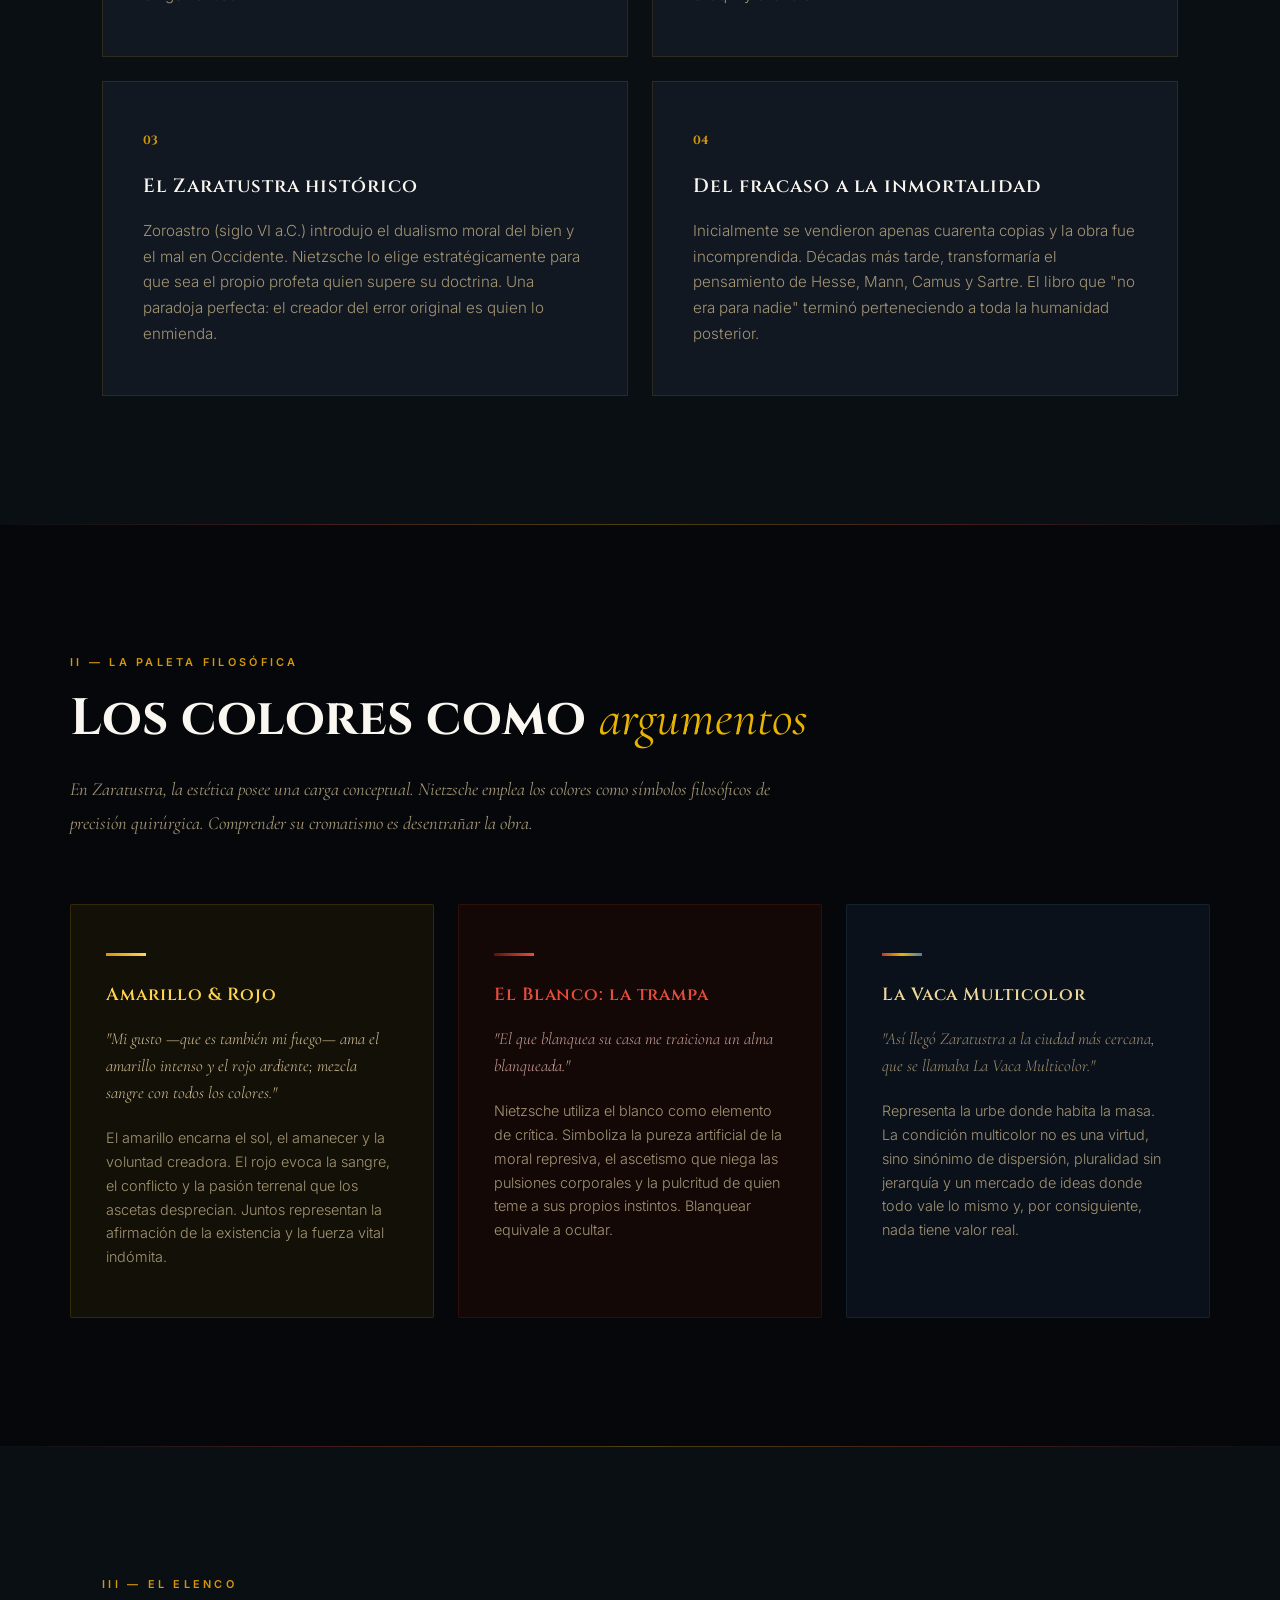
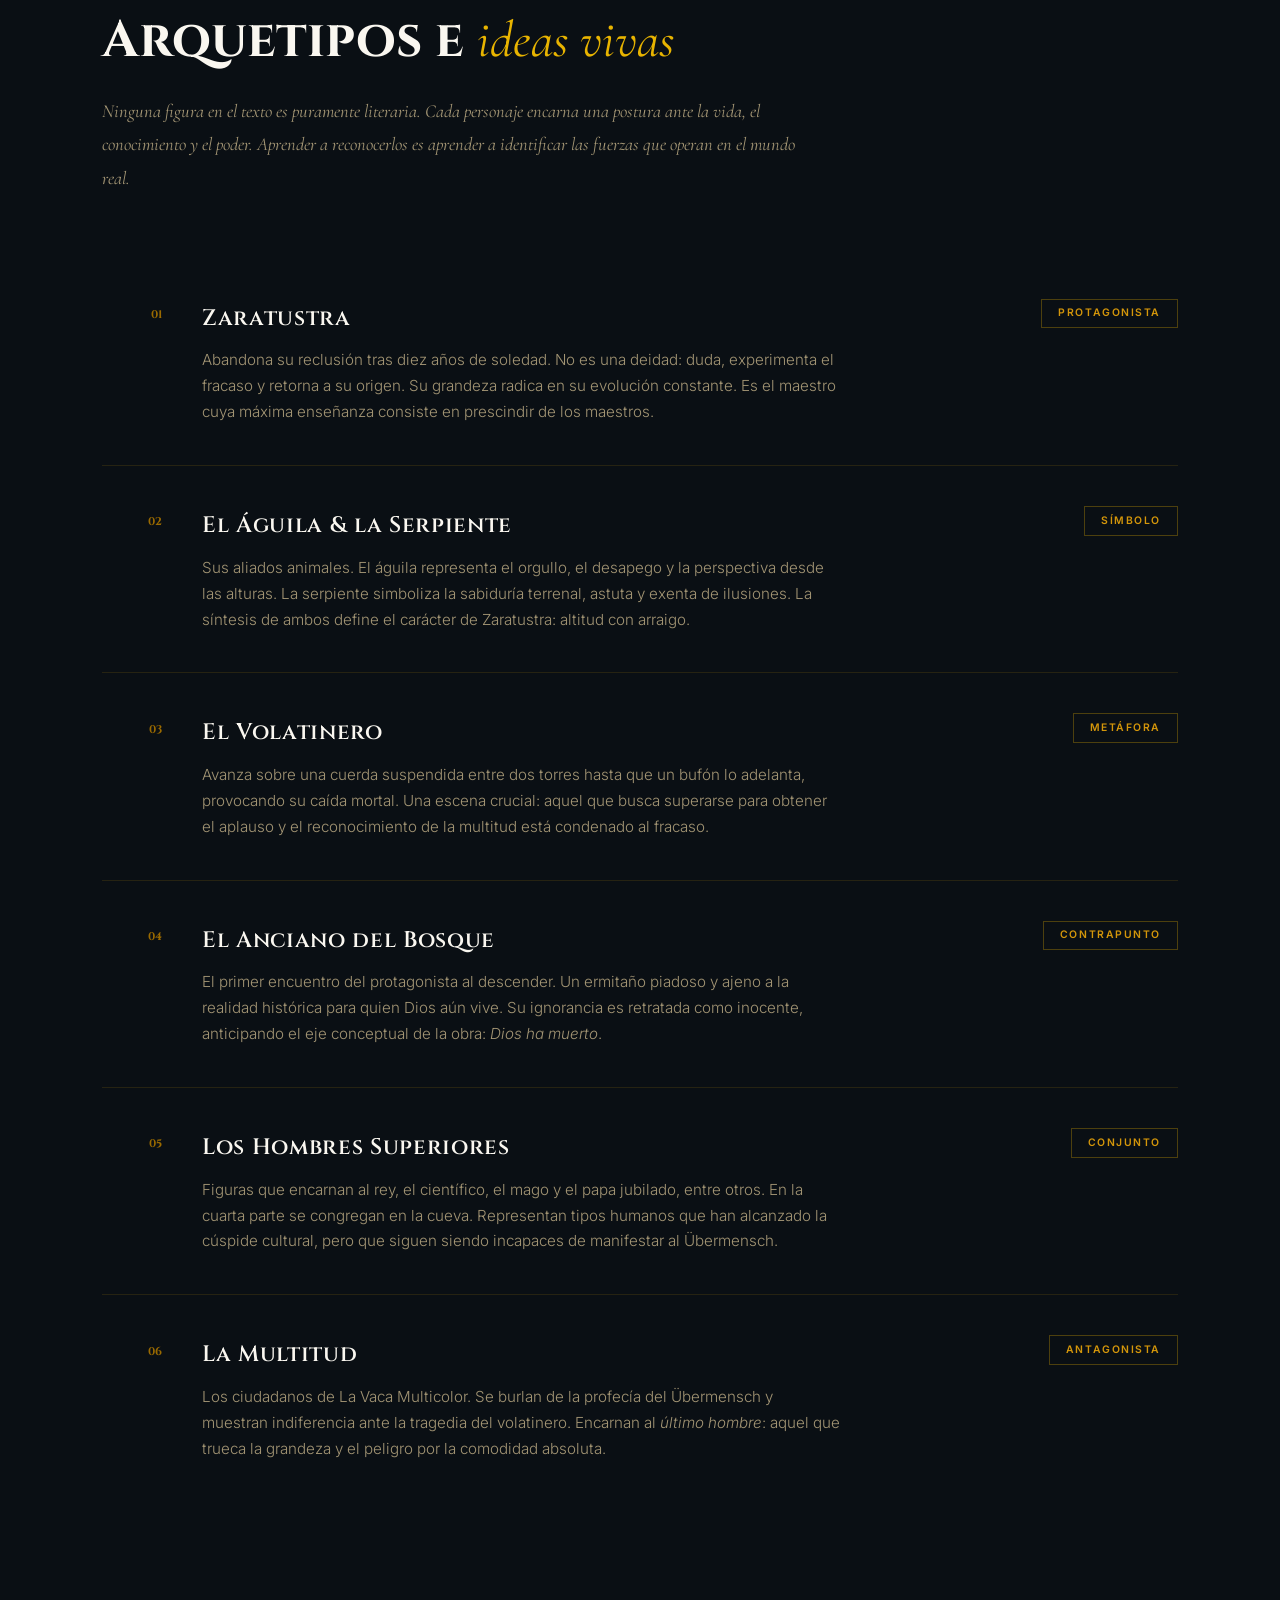
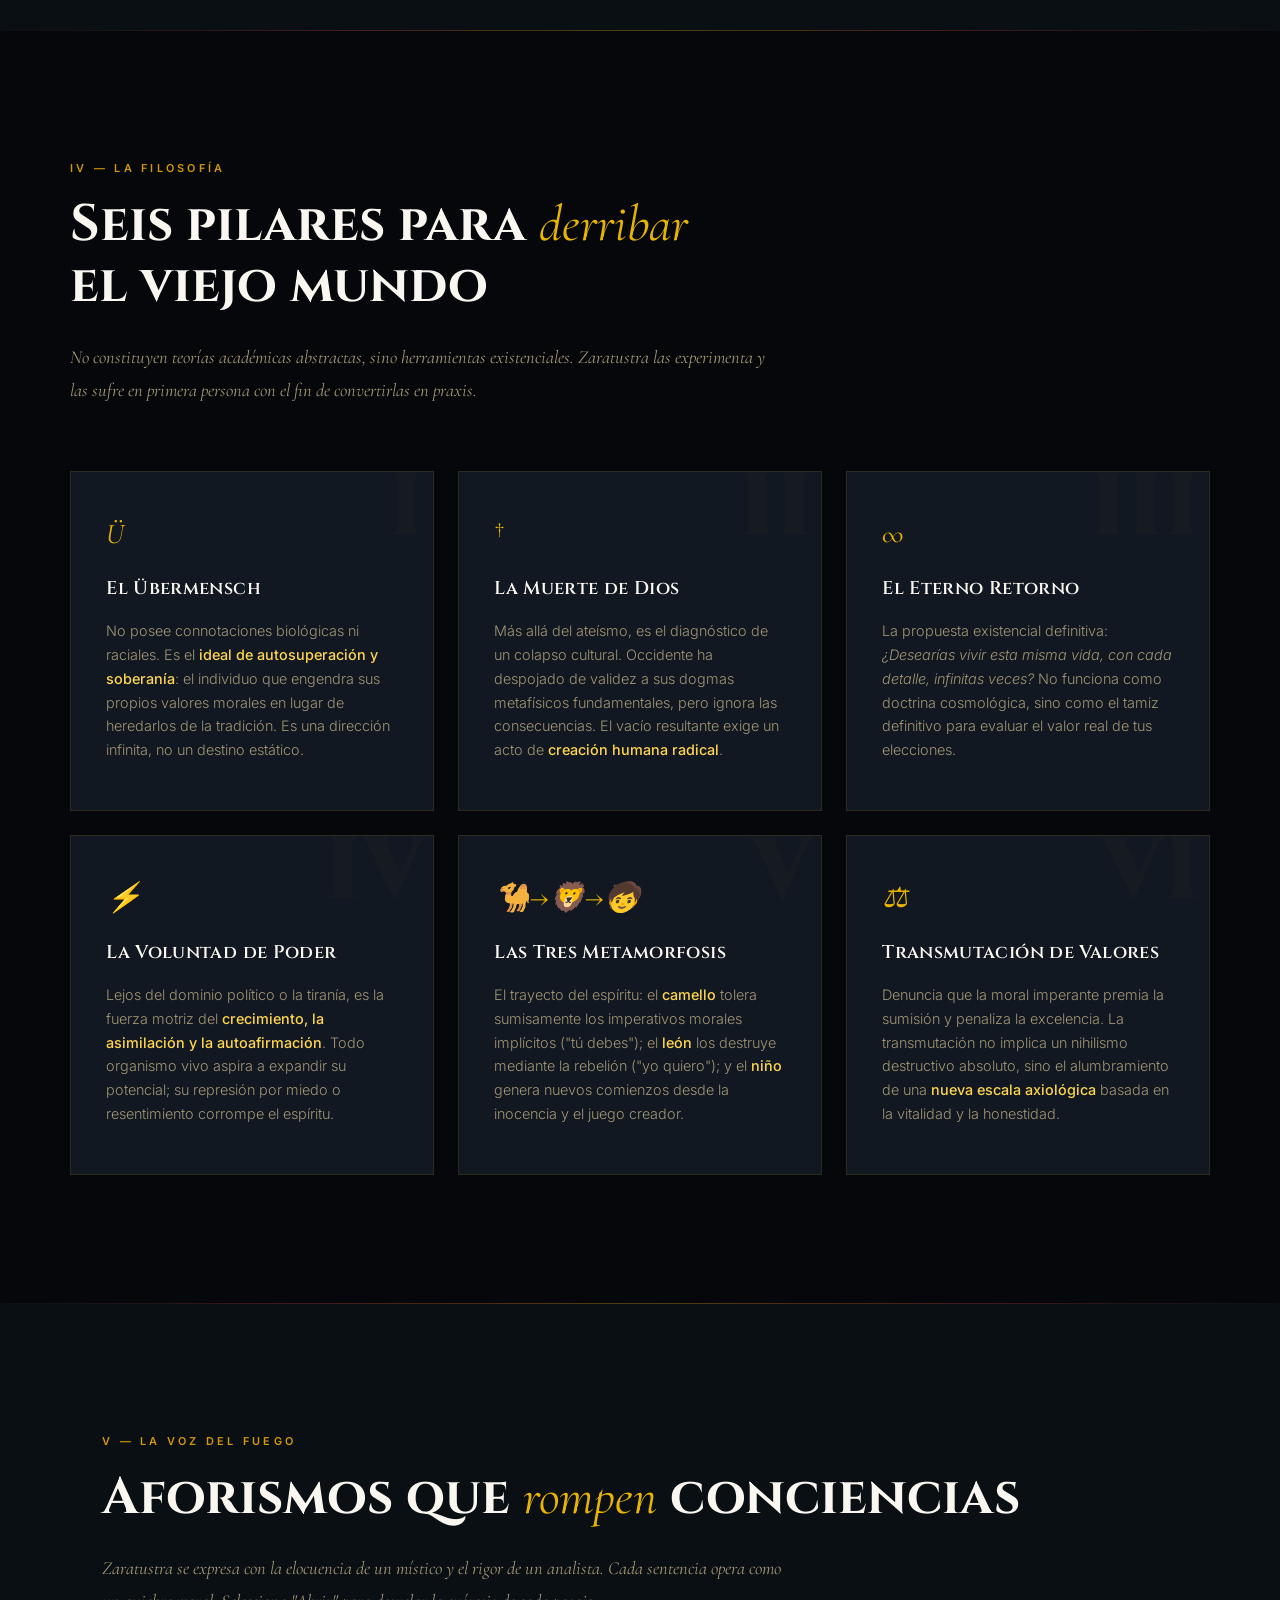
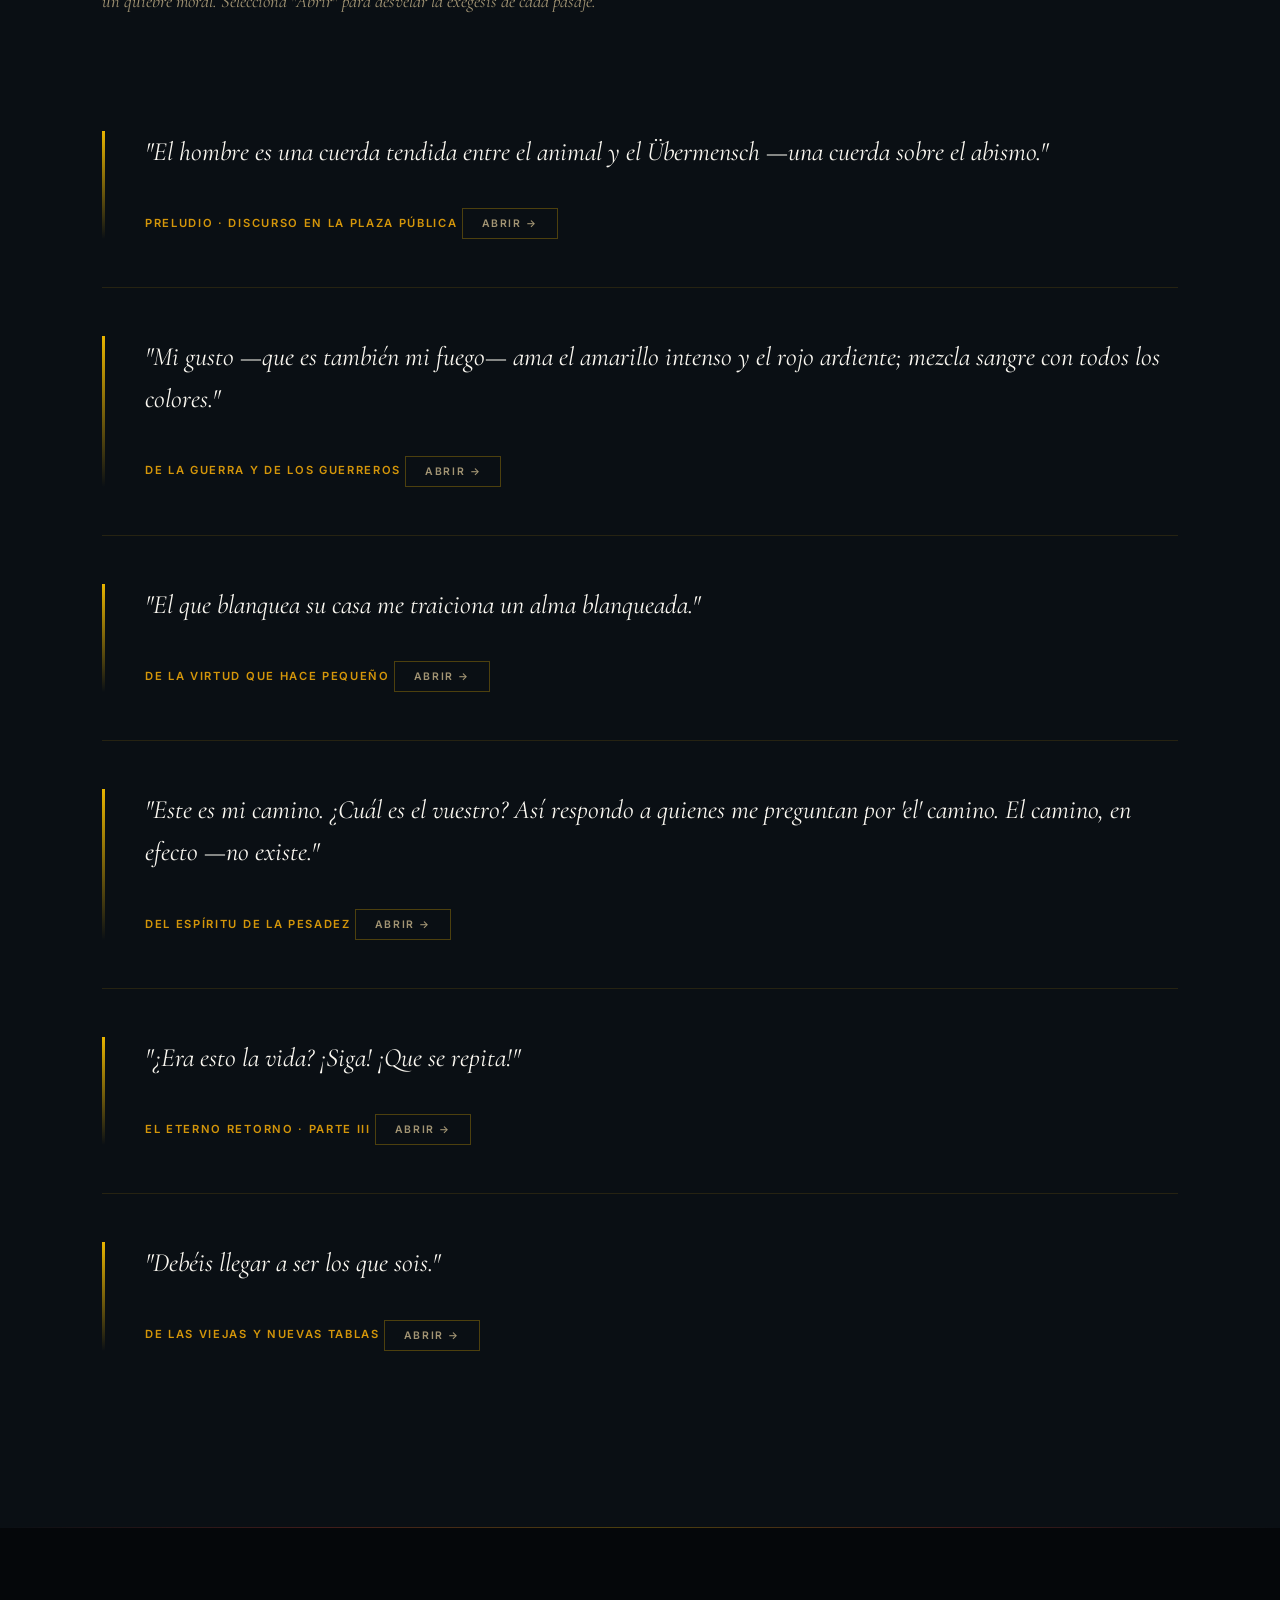
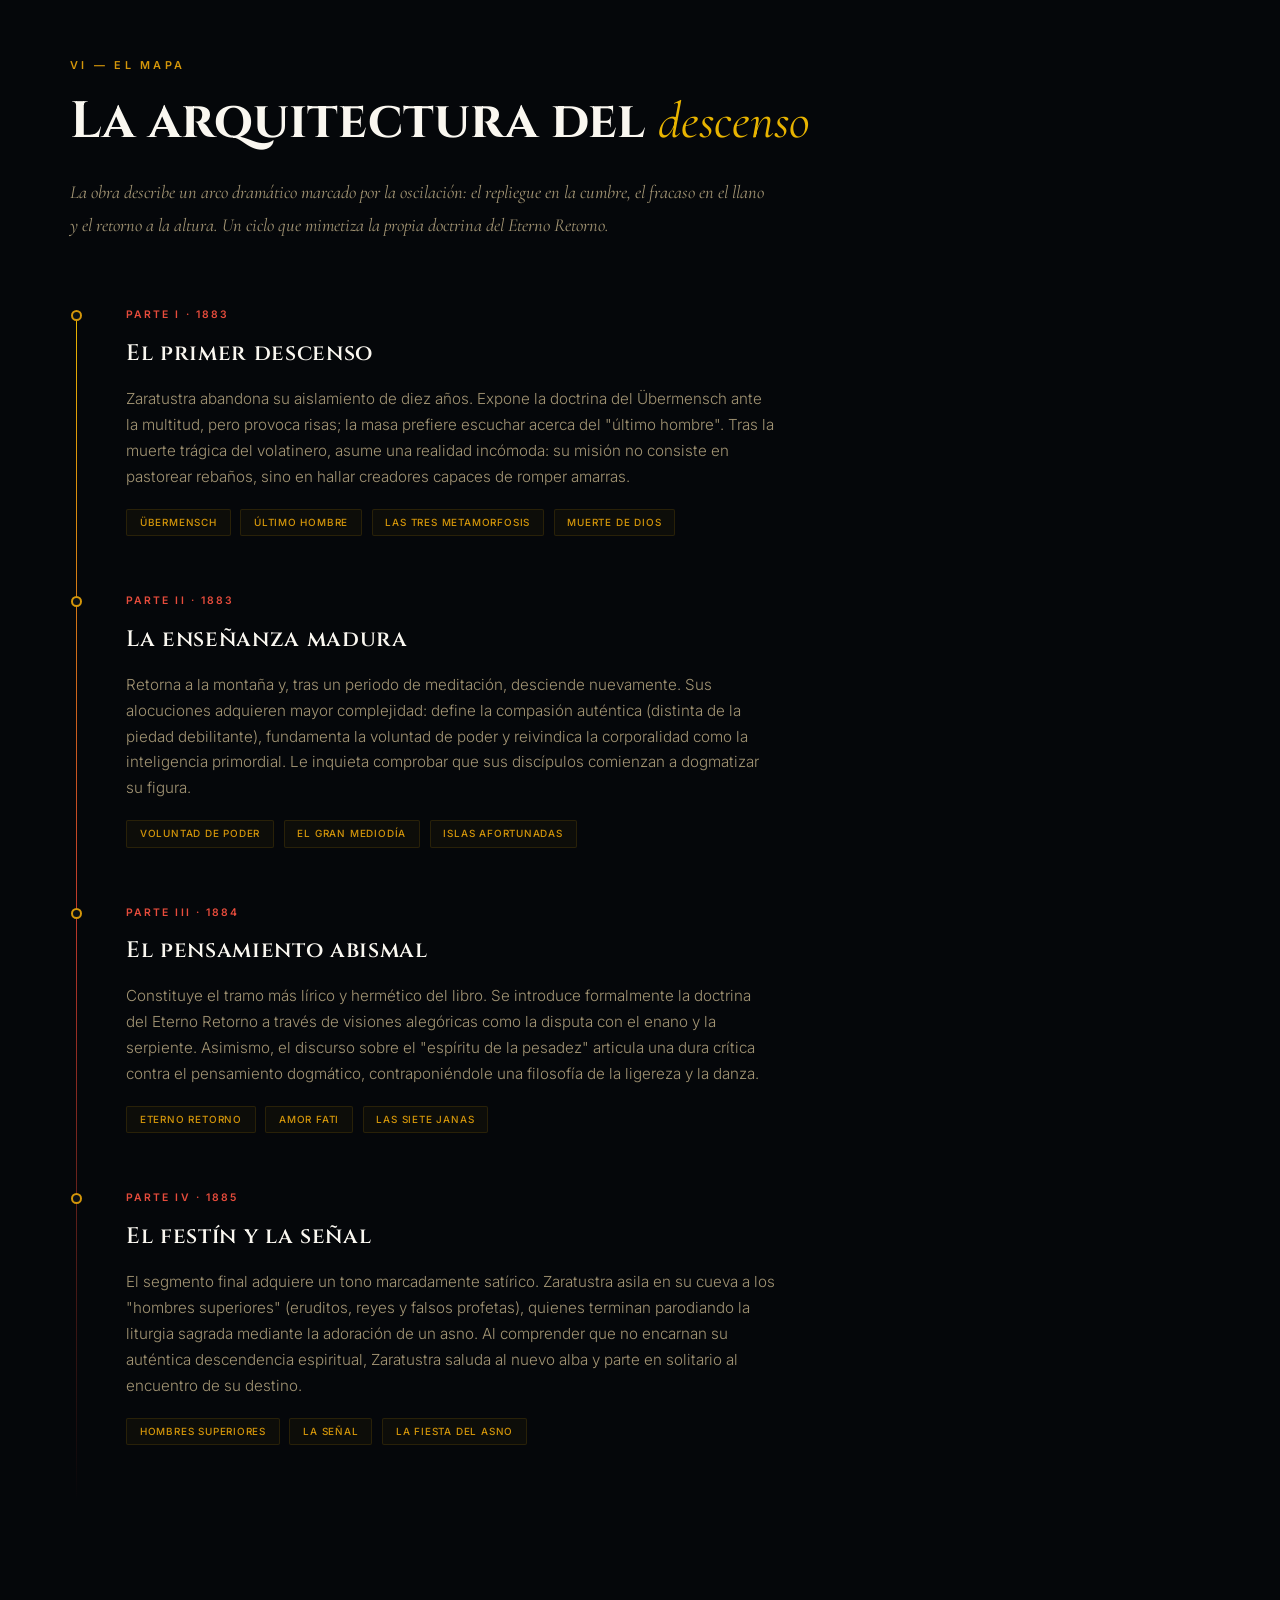
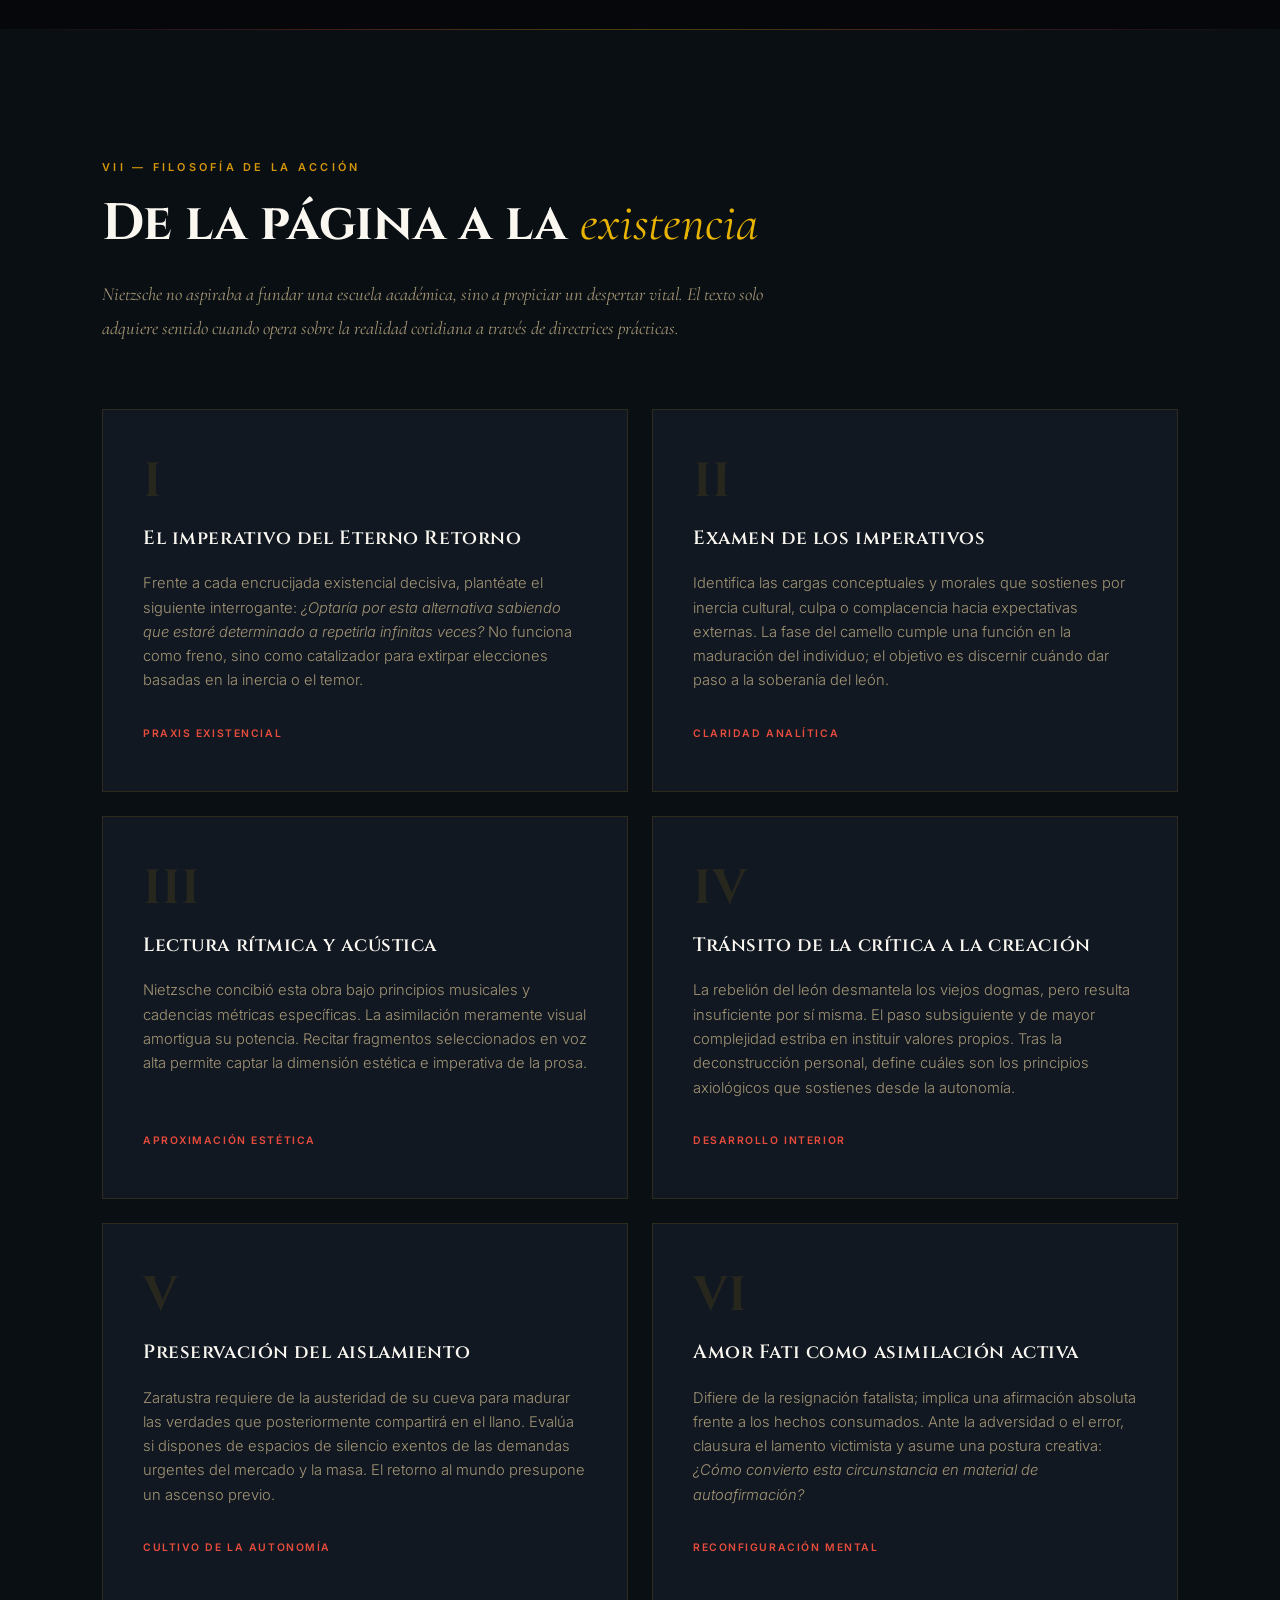
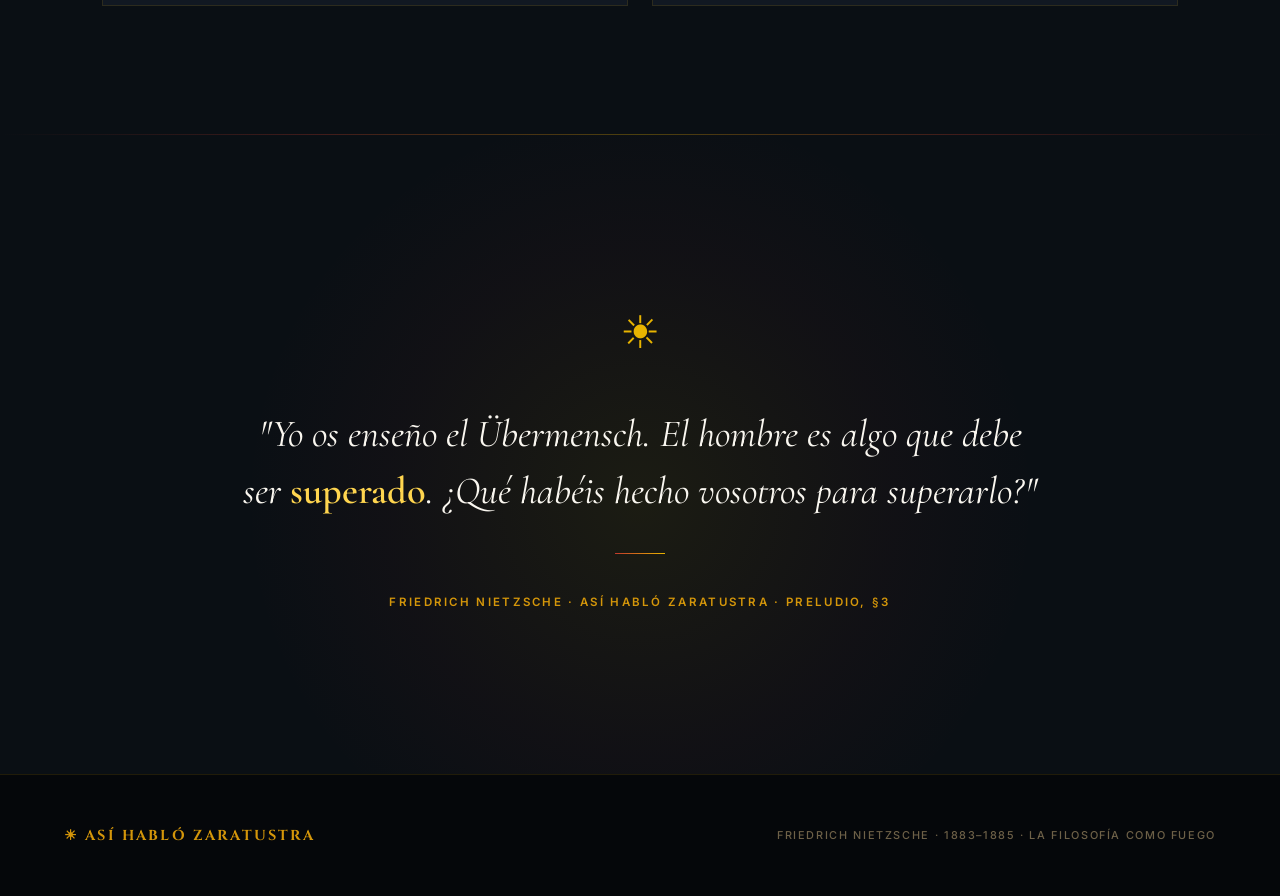
<file: zaratustra.html>
<!DOCTYPE html>
<html lang="es">
<head>
<meta charset="UTF-8"/>
<meta name="viewport" content="width=device-width, initial-scale=1.0"/>
<title>Así Habló Zaratustra — Friedrich Nietzsche</title>
<link rel="preconnect" href="https://fonts.googleapis.com"/>
<link rel="preconnect" href="https://fonts.gstatic.com" crossorigin/>
<link href="https://fonts.googleapis.com/css2?family=Cormorant+Garamond:ital,wght@0,400;0,600;1,400&family=Cinzel:wght@500;700;900&family=Inter:wght@300;400;500;600&display=swap" rel="stylesheet"/>
<link rel="stylesheet" href="style.css"/>
</head>
<body>

<div id="prog"></div>

<nav id="nav">
  <a href="#" class="nav-logo">☀ ZARATUSTRA</a>
  <ul class="nav-links">
    <li><a href="#colores">Los Colores</a></li>
    <li><a href="#personajes">Personajes</a></li>
    <li><a href="#conceptos">Conceptos</a></li>
    <li><a href="#citas">Citas</a></li>
    <li><a href="#estructura">Estructura</a></li>
    <li><a href="#aplicacion">Aplicación</a></li>
  </ul>
  <button class="burger" onclick="abrirMenu()" aria-label="Abrir menú">
    <span></span><span></span><span></span>
  </button>
</nav>

<div class="mob-menu" id="mobMenu">
  <button class="mob-close" onclick="cerrarMenu()">✕</button>
  <a href="#colores" onclick="cerrarMenu()">Los Colores</a>
  <a href="#personajes" onclick="cerrarMenu()">Personajes</a>
  <a href="#conceptos" onclick="cerrarMenu()">Conceptos</a>
  <a href="#citas" onclick="cerrarMenu()">Citas</a>
  <a href="#estructura" onclick="cerrarMenu()">Estructura</a>
  <a href="#aplicacion" onclick="cerrarMenu()">Aplicación</a>
</div>

<!-- ─── HERO ─── -->
<section id="hero">
  <div class="hero-sol"></div>
  <div class="hero-rayos"></div>

  <!-- Decoración Faravahar SVG -->
  <svg class="faravahar-deco" viewBox="0 0 200 200" fill="none" xmlns="http://www.w3.org/2000/svg">
    <path d="M100 80 C130 70 170 60 190 80 C175 85 155 88 140 95 L190 100 C165 105 140 108 120 120" stroke="#E8B400" stroke-width="1.2" fill="none"/>
    <path d="M100 80 C90 65 95 45 100 30 C105 45 110 65 100 80Z" fill="#E8B400" opacity="0.5"/>
    <circle cx="100" cy="110" r="18" stroke="#E8B400" stroke-width="1" fill="none"/>
    <line x1="100" y1="128" x2="100" y2="155" stroke="#E8B400" stroke-width="0.8"/>
    <path d="M85 155 L100 155 L115 155" stroke="#E8B400" stroke-width="0.8"/>
  </svg>
  <svg class="faravahar-deco-left" viewBox="0 0 200 200" fill="none" xmlns="http://www.w3.org/2000/svg">
    <path d="M100 80 C130 70 170 60 190 80 C175 85 155 88 140 95 L190 100 C165 105 140 108 120 120" stroke="#E8B400" stroke-width="1.2" fill="none"/>
    <path d="M100 80 C90 65 95 45 100 30 C105 45 110 65 100 80Z" fill="#E8B400" opacity="0.5"/>
    <circle cx="100" cy="110" r="18" stroke="#E8B400" stroke-width="1" fill="none"/>
    <line x1="100" y1="128" x2="100" y2="155" stroke="#E8B400" stroke-width="0.8"/>
    <path d="M85 155 L100 155 L115 155" stroke="#E8B400" stroke-width="0.8"/>
  </svg>

  <!-- Montaña -->
  <svg class="hero-mountain" viewBox="0 0 1440 300" preserveAspectRatio="none" xmlns="http://www.w3.org/2000/svg">
    <defs>
      <linearGradient id="mtnGrad" x1="0" y1="0" x2="0" y2="1">
        <stop offset="0%" stop-color="#111822" stop-opacity="1"/>
        <stop offset="100%" stop-color="#0A0F14" stop-opacity="1"/>
      </linearGradient>
    </defs>
    <path d="M0 300 L360 300 L560 80 L720 20 L880 80 L1080 300 L1440 300 Z" fill="url(#mtnGrad)"/>
    <path d="M560 80 L720 20 L880 80" stroke="#E8B400" stroke-width="1" fill="none" opacity="0.35"/>
    <path d="M0 300 L200 300 L340 130 L460 240 L560 80" fill="rgba(10,15,20,0.8)"/>
    <path d="M880 80 L980 240 L1100 130 L1240 300 L1440 300" fill="rgba(10,15,20,0.8)"/>
    <circle cx="720" cy="30" r="8" fill="#E8B400" opacity="0.6"/>
    <line x1="720" y1="14" x2="720" y2="4" stroke="#E8B400" stroke-width="1" opacity="0.4"/>
    <line x1="733" y1="17" x2="740" y2="10" stroke="#E8B400" stroke-width="1" opacity="0.4"/>
    <line x1="707" y1="17" x2="700" y2="10" stroke="#E8B400" stroke-width="1" opacity="0.4"/>
  </svg>

  <span class="hero-eyebrow rv">Friedrich Nietzsche · 1883–1885 · Ein Buch für Alle und Keinen</span>

  <h1 class="hero-title rv d1">
    Así Habló<br>
    <span class="zaratustra">Zaratustra</span>
  </h1>

  <div class="hero-divider rv d2"></div>

  <p class="hero-sub rv d3">
    No es filosofía convencional. Es <em>fuego</em>.<br>
    Un profeta que desciende de la montaña para enseñar lo que nadie está dispuesto a escuchar.
  </p>

  <div class="hero-scroll rv d4" onclick="document.getElementById('contexto').scrollIntoView()">Descender</div>
</section>

<div class="llama-divider"></div>

<!-- ─── CONTEXTO ─── -->
<section id="contexto" class="sec">
  <span class="eyebrow rv">I — Punto de partida</span>
  <h2 class="sec-titulo rv">Por qué <em>este libro</em><br>trasciende la literatura</h2>
  <p class="sec-lead rv">Nietzsche lo concibió en arrebatos de fiebre creativa. No buscaba convencer: buscaba transformar. Su estructura —un poema en prosa con cadencia bíblica— constituye el núcleo del mensaje.</p>

  <div class="ctx-grid">
    <div class="ctx-card rv">
      <span class="ctx-num">01</span>
      <h3>El autor en su aislamiento</h3>
      <p>A los 39 años, enfermo y en profunda soledad en Génova, la crisis existencial de Nietzsche —marcada por sus rupturas con Wagner, Lou Salomé y la academia— se convierte en filosofía pura. Zaratustra es la transmutación del sufrimiento personal en genialidad.</p>
    </div>
    <div class="ctx-card rv d1">
      <span class="ctx-num">02</span>
      <h3>La parodia de los Evangelios</h3>
      <p>Adopta deliberadamente el tono profético del Nuevo Testamento mediante parábolas, sermones y discípulos. Sin embargo, subvierte el dogma cristiano: no renuncia al cuerpo, rechaza la culpa y anula la promesa de ultratumba. Reivindica el aquí y el ahora.</p>
    </div>
    <div class="ctx-card rv d2">
      <span class="ctx-num">03</span>
      <h3>El Zaratustra histórico</h3>
      <p>Zoroastro (siglo VI a.C.) introdujo el dualismo moral del bien y el mal en Occidente. Nietzsche lo elige estratégicamente para que sea el propio profeta quien supere su doctrina. Una paradoja perfecta: el creador del error original es quien lo enmienda.</p>
    </div>
    <div class="ctx-card rv d3">
      <span class="ctx-num">04</span>
      <h3>Del fracaso a la inmortalidad</h3>
      <p>Inicialmente se vendieron apenas cuarenta copias y la obra fue incomprendida. Décadas más tarde, transformaría el pensamiento de Hesse, Mann, Camus y Sartre. El libro que "no era para nadie" terminó perteneciendo a toda la humanidad posterior.</p>
    </div>
  </div>
</section>

<div class="llama-divider"></div>

<!-- ─── LOS COLORES ─── -->
<section id="colores" class="sec-full">
  <div class="sec-full-inner">
    <span class="eyebrow rv">II — La paleta filosófica</span>
    <h2 class="sec-titulo rv">Los colores como <em>argumentos</em></h2>
    <p class="sec-lead rv">En Zaratustra, la estética posee una carga conceptual. Nietzsche emplea los colores como símbolos filosóficos de precisión quirúrgica. Comprender su cromatismo es desentrañar la obra.</p>

    <div class="colores-grid">
      <div class="color-bloque amarillo rv">
        <div class="color-swatch"></div>
        <h3>Amarillo &amp; Rojo</h3>
        <p class="cita-color">"Mi gusto —que es también mi fuego— ama el amarillo intenso y el rojo ardiente; mezcla sangre con todos los colores."</p>
        <p>El amarillo encarna el sol, el amanecer y la voluntad creadora. El rojo evoca la sangre, el conflicto y la pasión terrenal que los ascetas desprecian. Juntos representan la afirmación de la existencia y la fuerza vital indómita.</p>
      </div>
      <div class="color-bloque rojo rv d1">
        <div class="color-swatch"></div>
        <h3>El Blanco: la trampa</h3>
        <p class="cita-color">"El que blanquea su casa me traiciona un alma blanqueada."</p>
        <p>Nietzsche utiliza el blanco como elemento de crítica. Simboliza la pureza artificial de la moral represiva, el ascetismo que niega las pulsiones corporales y la pulcritud de quien teme a sus propios instintos. Blanquear equivale a ocultar.</p>
      </div>
      <div class="color-bloque multicolor rv d2">
        <div class="color-swatch"></div>
        <h3>La Vaca Multicolor</h3>
        <p class="cita-color">"Así llegó Zaratustra a la ciudad más cercana, que se llamaba La Vaca Multicolor."</p>
        <p>Representa la urbe donde habita la masa. La condición multicolor no es una virtud, sino sinónimo de dispersión, pluralidad sin jerarquía y un mercado de ideas donde todo vale lo mismo y, por consiguiente, nada tiene valor real.</p>
      </div>
    </div>
  </div>
</section>

<div class="llama-divider"></div>

<!-- ─── PERSONAJES ─── -->
<section id="personajes" class="sec">
  <span class="eyebrow rv">III — El elenco</span>
  <h2 class="sec-titulo rv">Arquetipos e <em>ideas vivas</em></h2>
  <p class="sec-lead rv">Ninguna figura en el texto es puramente literaria. Cada personaje encarna una postura ante la vida, el conocimiento y el poder. Aprender a reconocerlos es aprender a identificar las fuerzas que operan en el mundo real.</p>

  <div class="chars rv">
    <div class="char">
      <span class="char-idx">01</span>
      <div>
        <div class="char-nombre">Zaratustra</div>
        <p>Abandona su reclusión tras diez años de soledad. No es una deidad: duda, experimenta el fracaso y retorna a su origen. Su grandeza radica en su evolución constante. Es el maestro cuya máxima enseñanza consiste en prescindir de los maestros.</p>
      </div>
      <span class="char-rol">Protagonista</span>
    </div>
    <div class="char">
      <span class="char-idx">02</span>
      <div>
        <div class="char-nombre">El Águila &amp; la Serpiente</div>
        <p>Sus aliados animales. El águila representa el orgullo, el desapego y la perspectiva desde las alturas. La serpiente simboliza la sabiduría terrenal, astuta y exenta de ilusiones. La síntesis de ambos define el carácter de Zaratustra: altitud con arraigo.</p>
      </div>
      <span class="char-rol">Símbolo</span>
    </div>
    <div class="char">
      <span class="char-idx">03</span>
      <div>
        <div class="char-nombre">El Volatinero</div>
        <p>Avanza sobre una cuerda suspendida entre dos torres hasta que un bufón lo adelanta, provocando su caída mortal. Una escena crucial: aquel que busca superarse para obtener el aplauso y el reconocimiento de la multitud está condenado al fracaso.</p>
      </div>
      <span class="char-rol">Metáfora</span>
    </div>
    <div class="char">
      <span class="char-idx">04</span>
      <div>
        <div class="char-nombre">El Anciano del Bosque</div>
        <p>El primer encuentro del protagonista al descender. Un ermitaño piadoso y ajeno a la realidad histórica para quien Dios aún vive. Su ignorancia es retratada como inocente, anticipando el eje conceptual de la obra: <em>Dios ha muerto</em>.</p>
      </div>
      <span class="char-rol">Contrapunto</span>
    </div>
    <div class="char">
      <span class="char-idx">05</span>
      <div>
        <div class="char-nombre">Los Hombres Superiores</div>
        <p>Figuras que encarnan al rey, el científico, el mago y el papa jubilado, entre otros. En la cuarta parte se congregan en la cueva. Representan tipos humanos que han alcanzado la cúspide cultural, pero que siguen siendo incapaces de manifestar al Übermensch.</p>
      </div>
      <span class="char-rol">Conjunto</span>
    </div>
    <div class="char">
      <span class="char-idx">06</span>
      <div>
        <div class="char-nombre">La Multitud</div>
        <p>Los ciudadanos de La Vaca Multicolor. Se burlan de la profecía del Übermensch y muestran indiferencia ante la tragedia del volatinero. Encarnan al <em>último hombre</em>: aquel que trueca la grandeza y el peligro por la comodidad absoluta.</p>
      </div>
      <span class="char-rol">Antagonista</span>
    </div>
  </div>
</section>

<div class="llama-divider"></div>

<!-- ─── CONCEPTOS ─── -->
<section id="conceptos" class="sec-full">
  <div class="sec-full-inner">
    <span class="eyebrow rv">IV — La filosofía</span>
    <h2 class="sec-titulo rv">Seis pilares para <em>derribar</em><br>el viejo mundo</h2>
    <p class="sec-lead rv">No constituyen teorías académicas abstractas, sino herramientas existenciales. Zaratustra las experimenta y las sufre en primera persona con el fin de convertirlas en praxis.</p>

    <div class="concepts">
      <div class="concept rv" data-num="I">
        <span class="concept-sym">Ü</span>
        <h3>El Übermensch</h3>
        <p>No posee connotaciones biológicas ni raciales. Es el <strong>ideal de autosuperación y soberanía</strong>: el individuo que engendra sus propios valores morales en lugar de heredarlos de la tradición. Es una dirección infinita, no un destino estático.</p>
      </div>
      <div class="concept rv d1" data-num="II">
        <span class="concept-sym">†</span>
        <h3>La Muerte de Dios</h3>
        <p>Más allá del ateísmo, es el diagnóstico de un colapso cultural. Occidente ha despojado de validez a sus dogmas metafísicos fundamentales, pero ignora las consecuencias. El vacío resultante exige un acto de <strong>creación humana radical</strong>.</p>
      </div>
      <div class="concept rv d2" data-num="III">
        <span class="concept-sym">∞</span>
        <h3>El Eterno Retorno</h3>
        <p>La propuesta existencial definitiva: <em>¿Desearías vivir esta misma vida, con cada detalle, infinitas veces?</em> No funciona como doctrina cosmológica, sino como el tamiz definitivo para evaluar el valor real de tus elecciones.</p>
      </div>
      <div class="concept rv" data-num="IV">
        <span class="concept-sym">⚡</span>
        <h3>La Voluntad de Poder</h3>
        <p>Lejos del dominio político o la tiranía, es la fuerza motriz del <strong>crecimiento, la asimilación y la autoafirmación</strong>. Todo organismo vivo aspira a expandir su potencial; su represión por miedo o resentimiento corrompe el espíritu.</p>
      </div>
      <div class="concept rv d1" data-num="V">
        <span class="concept-sym">🐪→🦁→🧒</span>
        <h3>Las Tres Metamorfosis</h3>
        <p>El trayecto del espíritu: el <strong>camello</strong> tolera sumisamente los imperativos morales implícitos ("tú debes"); el <strong>león</strong> los destruye mediante la rebelión ("yo quiero"); y el <strong>niño</strong> genera nuevos comienzos desde la inocencia y el juego creador.</p>
      </div>
      <div class="concept rv d2" data-num="VI">
        <span class="concept-sym">⚖</span>
        <h3>Transmutación de Valores</h3>
        <p>Denuncia que la moral imperante premia la sumisión y penaliza la excelencia. La transmutación no implica un nihilismo destructivo absoluto, sino el alumbramiento de una <strong>nueva escala axiológica</strong> basada en la vitalidad y la honestidad.</p>
      </div>
    </div>
  </div>
</section>

<div class="llama-divider"></div>

<!-- ─── CITAS ─── -->
<section id="citas" class="sec">
  <span class="eyebrow rv">V — La voz del fuego</span>
  <h2 class="sec-titulo rv">Aforismos que <em>rompen</em> conciencias</h2>
  <p class="sec-lead rv">Zaratustra se expresa con la elocuencia de un místico y el rigor de un analista. Cada sentencia opera como un quiebre moral. Selecciona "Abrir" para desvelar la exégesis de cada pasaje.</p>

  <div class="rv">
    <div class="cita-item">
      <div class="cita-linea"></div>
      <div>
        <p class="cita-texto">"El hombre es una cuerda tendida entre el animal y el Übermensch —una cuerda sobre el abismo."</p>
        <span class="cita-origen">Preludio · Discurso en la plaza pública</span>
        <button class="cita-btn" onclick="abrirCita(this)">Abrir →</button>
        <div class="cita-explicacion">No representamos un fin en nosotros mismos, sino un tránsito. La metáfora de la cuerda suspendida denota que la existencia exige una tensión constante: la parálisis conduce inevitablemente a la caída. La evolución demanda el esfuerzo de no claudicar ante la inercia animal ni detenerse por temor. El abismo constituye la condición indispensable del puente.</div>
      </div>
    </div>

    <div class="cita-item">
      <div class="cita-linea"></div>
      <div>
        <p class="cita-texto">"Mi gusto —que es también mi fuego— ama el amarillo intenso y el rojo ardiente; mezcla sangre con todos los colores."</p>
        <span class="cita-origen">De la guerra y de los guerreros</span>
        <button class="cita-btn" onclick="abrirCita(this)">Abrir →</button>
        <div class="cita-explicacion">Aquí se manifiesta la clave estética del pensamiento nietzscheano. El amarillo evoca la iluminación y la soberanía conceptual, mientras que el rojo alude al compromiso vital y al riesgo inherente a la acción. Fusionar sangre con el espectro cromático implica que toda verdad genuina exige un costo personal. Aquel que pretende la belleza sin asumir el conflicto, renuncia a la vida.</div>
      </div>
    </div>

    <div class="cita-item">
      <div class="cita-linea"></div>
      <div>
        <p class="cita-texto">"El que blanquea su casa me traiciona un alma blanqueada."</p>
        <span class="cita-origen">De la virtud que hace pequeño</span>
        <button class="cita-btn" onclick="abrirCita(this)">Abrir →</button>
        <div class="cita-explicacion">El blanco empleado como máscara de respetabilidad. Nietzsche critica la moral burguesa e higienizada que sepulta los instintos bajo un barniz de aparente rectitud. No constituye una muestra de inocencia, sino de cobardía existencial. La obsesión por la uniformidad moral denota pánico frente a la complejidad de las propias pasiones.</div>
      </div>
    </div>

    <div class="cita-item">
      <div class="cita-linea"></div>
      <div>
        <p class="cita-texto">"Este es mi camino. ¿Cuál es el vuestro? Así respondo a quienes me preguntan por 'el' camino. El camino, en efecto —no existe."</p>
        <span class="cita-origen">Del espíritu de la pesadez</span>
        <button class="cita-btn" onclick="abrirCita(this)">Abrir →</button>
        <div class="cita-explicacion">Representa el pasaje más adogmático de la obra. Zaratustra rechaza la veneración ciega de sus partidarios. El mayor fracaso de su doctrina sería dar origen a una estirpe de imitadores que adopten su senda en lugar de trazar la propia. El propósito último de la pedagogía emancipadora es disolver la necesidad del maestro.</div>
      </div>
    </div>

    <div class="cita-item">
      <div class="cita-linea"></div>
      <div>
        <p class="cita-texto">"¿Era esto la vida? ¡Siga! ¡Que se repita!"</p>
        <span class="cita-origen">El Eterno Retorno · Parte III</span>
        <button class="cita-btn" onclick="abrirCita(this)">Abrir →</button>
        <div class="cita-explicacion">La máxima síntesis del pensamiento de Nietzsche. Condensa las nociones de Eterno Retorno y Amor Fati en una sola exclamación. No denota resignación pasiva ante el destino, sino una aceptación entusiasta y soberana. Reclamar la repetición de la existencia, incluyendo sus tramos más dolorosos, constituye el acto supremo de liberación espiritual.</div>
      </div>
    </div>

    <div class="cita-item">
      <div class="cita-linea"></div>
      <div>
        <p class="cita-texto">"Debéis llegar a ser los que sois."</p>
        <span class="cita-origen">De las viejas y nuevas tablas</span>
        <button class="cita-btn" onclick="abrirCita(this)">Abrir →</button>
        <div class="cita-explicacion">Lejos de ser una obviedad, plantea el desafío ontológico definitivo. El ser humano suele habitar identidades ajenas moldeadas por mandatos familiares, expectativas sociales o el miedo a la libertad. Devenir lo que se es exige despojarse de los estratos morales impuestos para descubrir la singularidad que subyace en el origen.</div>
      </div>
    </div>
  </div>
</section>

<div class="llama-divider"></div>

<!-- ─── ESTRUCTURA ─── -->
<section id="estructura" class="sec-full">
  <div class="sec-full-inner">
    <span class="eyebrow rv">VI — El mapa</span>
    <h2 class="sec-titulo rv">La arquitectura del <em>descenso</em></h2>
    <p class="sec-lead rv">La obra describe un arco dramático marcado por la oscilación: el repliegue en la cumbre, el fracaso en el llano y el retorno a la altura. Un ciclo que mimetiza la propia doctrina del Eterno Retorno.</p>

    <div class="timeline">
      <div class="tl-entry rv">
        <span class="tl-label">Parte I · 1883</span>
        <h3>El primer descenso</h3>
        <p>Zaratustra abandona su aislamiento de diez años. Expone la doctrina del Übermensch ante la multitud, pero provoca risas; la masa prefiere escuchar acerca del "último hombre". Tras la muerte trágica del volatinero, asume una realidad incómoda: su misión no consiste en pastorear rebaños, sino en hallar creadores capaces de romper amarras.</p>
        <div class="tl-tags">
          <span class="tl-tag">Übermensch</span>
          <span class="tl-tag">Último Hombre</span>
          <span class="tl-tag">Las Tres Metamorfosis</span>
          <span class="tl-tag">Muerte de Dios</span>
        </div>
      </div>
      <div class="tl-entry rv">
        <span class="tl-label">Parte II · 1883</span>
        <h3>La enseñanza madura</h3>
        <p>Retorna a la montaña y, tras un periodo de meditación, desciende nuevamente. Sus alocuciones adquieren mayor complejidad: define la compasión auténtica (distinta de la piedad debilitante), fundamenta la voluntad de poder y reivindica la corporalidad como la inteligencia primordial. Le inquieta comprobar que sus discípulos comienzan a dogmatizar su figura.</p>
        <div class="tl-tags">
          <span class="tl-tag">Voluntad de Poder</span>
          <span class="tl-tag">El Gran Mediodía</span>
          <span class="tl-tag">Islas Afortunadas</span>
        </div>
      </div>
      <div class="tl-entry rv">
        <span class="tl-label">Parte III · 1884</span>
        <h3>El pensamiento abismal</h3>
        <p>Constituye el tramo más lírico y hermético del libro. Se introduce formalmente la doctrina del Eterno Retorno a través de visiones alegóricas como la disputa con el enano y la serpiente. Asimismo, el discurso sobre el "espíritu de la pesadez" articula una dura crítica contra el pensamiento dogmático, contraponiéndole una filosofía de la ligereza y la danza.</p>
        <div class="tl-tags">
          <span class="tl-tag">Eterno Retorno</span>
          <span class="tl-tag">Amor Fati</span>
          <span class="tl-tag">Las Siete Janas</span>
        </div>
      </div>
      <div class="tl-entry rv">
        <span class="tl-label">Parte IV · 1885</span>
        <h3>El festín y la señal</h3>
        <p>El segmento final adquiere un tono marcadamente satírico. Zaratustra asila en su cueva a los "hombres superiores" (eruditos, reyes y falsos profetas), quienes terminan parodiando la liturgia sagrada mediante la adoración de un asno. Al comprender que no encarnan su auténtica descendencia espiritual, Zaratustra saluda al nuevo alba y parte en solitario al encuentro de su destino.</p>
        <div class="tl-tags">
          <span class="tl-tag">Hombres Superiores</span>
          <span class="tl-tag">La Señal</span>
          <span class="tl-tag">La Fiesta del Asno</span>
        </div>
      </div>
    </div>
  </div>
</section>

<div class="llama-divider"></div>

<!-- ─── APLICACIÓN ─── -->
<section id="aplicacion" class="sec">
  <span class="eyebrow rv">VII — Filosofía de la acción</span>
  <h2 class="sec-titulo rv">De la página a la <em>existencia</em></h2>
  <p class="sec-lead rv">Nietzsche no aspiraba a fundar una escuela académica, sino a propiciar un despertar vital. El texto solo adquiere sentido cuando opera sobre la realidad cotidiana a través de directrices prácticas.</p>

  <div class="apply-grid">
    <div class="apply-card rv">
      <div class="apply-n">I</div>
      <h3>El imperativo del Eterno Retorno</h3>
      <p>Frente a cada encrucijada existencial decisiva, plantéate el siguiente interrogante: <em>¿Optaría por esta alternativa sabiendo que estaré determinado a repetirla infinitas veces?</em> No funciona como freno, sino como catalizador para extirpar elecciones basadas en la inercia o el temor.</p>
      <span class="apply-tag">Praxis existencial</span>
    </div>
    <div class="apply-card rv d1">
      <div class="apply-n">II</div>
      <h3>Examen de los imperativos</h3>
      <p>Identifica las cargas conceptuales y morales que sostienes por inercia cultural, culpa o complacencia hacia expectativas externas. La fase del camello cumple una función en la maduración del individuo; el objetivo es discernir cuándo dar paso a la soberanía del león.</p>
      <span class="apply-tag">Claridad analítica</span>
    </div>
    <div class="apply-card rv">
      <div class="apply-n">III</div>
      <h3>Lectura rítmica y acústica</h3>
      <p>Nietzsche concibió esta obra bajo principios musicales y cadencias métricas específicas. La asimilación meramente visual amortigua su potencia. Recitar fragmentos seleccionados en voz alta permite captar la dimensión estética e imperativa de la prosa.</p>
      <span class="apply-tag">Aproximación estética</span>
    </div>
    <div class="apply-card rv d1">
      <div class="apply-n">IV</div>
      <h3>Tránsito de la crítica a la creación</h3>
      <p>La rebelión del león desmantela los viejos dogmas, pero resulta insuficiente por sí misma. El paso subsiguiente y de mayor complejidad estriba en instituir valores propios. Tras la deconstrucción personal, define cuáles son los principios axiológicos que sostienes desde la autonomía.</p>
      <span class="apply-tag">Desarrollo interior</span>
    </div>
    <div class="apply-card rv">
      <div class="apply-n">V</div>
      <h3>Preservación del aislamiento</h3>
      <p>Zaratustra requiere de la austeridad de su cueva para madurar las verdades que posteriormente compartirá en el llano. Evalúa si dispones de espacios de silencio exentos de las demandas urgentes del mercado y la masa. El retorno al mundo presupone un ascenso previo.</p>
      <span class="apply-tag">Cultivo de la autonomía</span>
    </div>
    <div class="apply-card rv d1">
      <div class="apply-n">VI</div>
      <h3>Amor Fati como asimilación activa</h3>
      <p>Difiere de la resignación fatalista; implica una afirmación absoluta frente a los hechos consumados. Ante la adversidad o el error, clausura el lamento victimista y asume una postura creativa: <em>¿Cómo convierto esta circunstancia en material de autoafirmación?</em></p>
      <span class="apply-tag">Reconfiguración mental</span>
    </div>
  </div>
</section>

<div class="llama-divider"></div>

<!-- ─── FINAL ─── -->
<section id="final">
  <div class="final-glow"></div>
  <span class="final-sym rv">☀</span>
  <blockquote class="final-cita rv">
    "Yo os enseño el Übermensch. El hombre es algo que debe ser <strong>superado</strong>. ¿Qué habéis hecho vosotros para superarlo?"
  </blockquote>
  <div class="final-linea rv"></div>
  <span class="final-attr rv">Friedrich Nietzsche · Así Habló Zaratustra · Preludio, §3</span>
</section>

<footer>
  <span class="foot-logo">☀ ASÍ HABLÓ ZARATUSTRA</span>
  <span class="foot-text">Friedrich Nietzsche · 1883–1885 · La filosofía como fuego</span>
</footer>

<script src="main.js"></script>
</body>
</html>
</file>
<file: style.css>
/* ─── PALETA DE NIETZSCHE REFINADA ─── */
:root {
  --amarillo:    #E8B400;
  --amarillo-2:  #FFD54F;
  --amarillo-3:  #D4960A;
  --amarillo-4:  #9A6A00;
  --rojo:        #C0392B;
  --rojo-2:      #E74C3C;
  --rojo-oscuro: #5C130C;
  --ocre:        #B5722A;
  --azul-noche:  #0A0F14; /* Más profundo y limpio */
  --azul-2:      #111822;
  --azul-3:      #172230;
  --alba:        #F5E6C0;
  --alba-2:      #EDD89A;
  --blanco:      #FAF7F0;
  --negro:       #05070A;
  --texto:       #EADFC9;
  --texto-dim:   #A39574;
  --texto-faint: #6E6148;
  --borde:       rgba(232,180,0,0.12);
  --borde-fuerte:rgba(232,180,0,0.30);

  --serif:  'Cormorant Garamond', Georgia, serif;
  --titulo: 'Cinzel', serif;
  --sans:   'Inter', sans-serif;
  --trans:  0.4s cubic-bezier(0.16, 1, 0.3, 1);
}

*, *::before, *::after { box-sizing: border-box; margin: 0; padding: 0; }
html { scroll-behavior: smooth; background: var(--azul-noche); }

body {
  background: var(--azul-noche);
  color: var(--texto);
  font-family: var(--sans); /* Mayor legibilidad para bloques de texto */
  font-size: 1rem;
  line-height: 1.75;
  overflow-x: hidden;
  -webkit-font-smoothing: antialiased;
}

/* ─── BARRA DE PROGRESO ─── */
#prog {
  position: fixed; top: 0; left: 0; z-index: 999;
  height: 3px; width: 0%;
  background: linear-gradient(to right, var(--rojo), var(--amarillo), var(--amarillo-2));
  transition: width 0.1s ease-out;
}

/* ─── NAV ─── */
nav {
  position: fixed; top: 0; left: 0; right: 0; z-index: 100;
  display: flex; align-items: center; justify-content: space-between;
  padding: 1.5rem 4rem;
  background: rgba(5, 7, 10, 0.75);
  backdrop-filter: blur(20px);
  -webkit-backdrop-filter: blur(20px);
  border-bottom: 1px solid var(--borde);
  transition: padding var(--trans), background var(--trans);
}
nav.scrolled { padding: 0.9rem 4rem; background: rgba(5, 7, 10, 0.92); }

.nav-logo {
  font-family: var(--titulo);
  font-size: 0.9rem;
  letter-spacing: 0.25em;
  color: var(--amarillo);
  text-decoration: none;
  font-weight: 700;
  transition: color var(--trans);
}
.nav-logo:hover { color: var(--amarillo-2); }

.nav-links { display: flex; gap: 2.5rem; list-style: none; }
.nav-links a {
  font-family: var(--sans);
  font-size: 0.72rem;
  font-weight: 500;
  letter-spacing: 0.15em;
  text-transform: uppercase;
  color: var(--texto-dim);
  text-decoration: none;
  position: relative;
  padding: 0.5rem 0;
  transition: color var(--trans);
}
.nav-links a::after {
  content: ''; position: absolute; bottom: 0; left: 0; width: 100%; height: 1px;
  background: var(--amarillo); transform: scaleX(0); transform-origin: right;
  transition: transform var(--trans);
}
.nav-links a:hover::after, .nav-links a.active::after { transform: scaleX(1); transform-origin: left; }
.nav-links a:hover, .nav-links a.active { color: var(--amarillo); }

.burger { display: none; background: none; border: none; cursor: pointer; padding: 4px; z-index: 101; }
.burger span { display: block; width: 24px; height: 2px; background: var(--texto-dim); margin: 5px 0; transition: var(--trans); }

/* ─── MOBILE MENU ─── */
.mob-menu {
  position: fixed; inset: 0; z-index: 98;
  background: rgba(5, 7, 10, 0.98);
  display: flex; flex-direction: column; align-items: center; justify-content: center; gap: 2rem;
  opacity: 0; pointer-events: none; transition: opacity var(--trans);
}
.mob-menu.open { opacity: 1; pointer-events: auto; }
.mob-menu a {
  font-family: var(--titulo); font-size: 1.5rem; font-weight: 500;
  color: var(--texto); text-decoration: none; transition: color var(--trans); letter-spacing: 0.1em;
}
.mob-menu a:hover { color: var(--amarillo); }
.mob-close { position: absolute; top: 1.5rem; right: 2rem; background: none; border: none; cursor: pointer; color: var(--texto-dim); font-size: 1.8rem; }

/* ─── HERO ─── */
#hero {
  min-height: 100vh;
  display: flex; flex-direction: column; align-items: center; justify-content: center;
  text-align: center; padding: 8rem 2rem 6rem;
  position: relative; overflow: hidden;
}

.hero-sol {
  position: absolute; bottom: -25%; left: 50%; transform: translateX(-50%);
  width: 1000px; height: 1000px; z-index: 0; pointer-events: none;
  background: radial-gradient(circle at center,
    rgba(232,180,0,0.18) 0%,
    rgba(192,57,43,0.08) 35%,
    rgba(10,15,20,0) 70%);
}

.hero-rayos {
  position: absolute; bottom: -10%; left: 50%; transform: translateX(-50%);
  width: 900px; height: 900px; z-index: 0; opacity: 0.04; pointer-events: none;
  background: repeating-conic-gradient(
    from 0deg at 50% 100%,
    var(--amarillo) 0deg 1deg,
    transparent 1deg 6deg
  );
}

.hero-mountain {
  position: absolute; bottom: -1px; left: 0; right: 0; z-index: 2;
  height: 280px; width: 100%; pointer-events: none;
}

.hero-eyebrow {
  font-family: var(--sans); font-size: 0.7rem; font-weight: 600;
  letter-spacing: 0.25em; text-transform: uppercase;
  color: var(--amarillo-3); margin-bottom: 1.5rem; position: relative; z-index: 3;
}

.hero-title {
  font-family: var(--titulo);
  font-size: clamp(2.8rem, 8vw, 6.5rem);
  font-weight: 700; line-height: 1.1;
  color: var(--blanco); position: relative; z-index: 3;
  letter-spacing: 0.02em;
}
.hero-title .zaratustra {
  display: block;
  background: linear-gradient(135deg, var(--amarillo-2) 0%, var(--amarillo) 50%, var(--rojo) 100%);
  -webkit-background-clip: text; -webkit-text-fill-color: transparent;
  background-clip: text;
  font-style: italic; font-family: var(--serif); font-weight: 600;
}

.hero-divider {
  width: 1px; height: 70px;
  background: linear-gradient(to bottom, var(--amarillo), transparent);
  margin: 2rem auto; position: relative; z-index: 3;
}

.hero-sub {
  font-family: var(--serif); font-style: italic;
  font-size: clamp(1.2rem, 2.5vw, 1.6rem);
  color: var(--texto-dim); position: relative; z-index: 3;
  max-width: 650px; line-height: 1.6;
}
.hero-sub em { color: var(--amarillo-2); font-style: normal; font-weight: 600; }

.hero-scroll {
  margin-top: 4rem; position: relative; z-index: 3;
  font-family: var(--sans); font-size: 0.65rem; font-weight: 600;
  letter-spacing: 0.3em; text-transform: uppercase;
  color: var(--texto-faint); display: flex; flex-direction: column; align-items: center; gap: 0.8rem;
  animation: pulsa 2.5s ease-in-out infinite; cursor: pointer;
}
.hero-scroll::after {
  content: ''; display: block; width: 1px; height: 50px;
  background: linear-gradient(to bottom, var(--amarillo-3), transparent);
}
@keyframes pulsa { 0%,100%{opacity:0.4;transform:translateY(0)} 50%{opacity:1;transform:translateY(6px)} }

.faravahar-deco, .faravahar-deco-left {
  position: absolute; top: 22%; z-index: 1; opacity: 0.04; width: 240px; height: 240px; pointer-events: none;
}
.faravahar-deco { right: 8%; }
.faravahar-deco-left { left: 8%; transform: scaleX(-1); }

/* ─── SECCIONES GENERALES ─── */
.sec { padding: 8rem 2rem; max-width: 1140px; margin: 0 auto; }
.sec-full { padding: 8rem 2rem; background: var(--negro); position: relative; }
.sec-full-inner { max-width: 1140px; margin: 0 auto; }

.eyebrow {
  font-family: var(--sans); font-size: 0.68rem; font-weight: 600;
  letter-spacing: 0.3em; text-transform: uppercase;
  color: var(--amarillo-3); margin-bottom: 1rem; display: block;
}

.sec-titulo {
  font-family: var(--titulo);
  font-size: clamp(2rem, 4vw, 3.2rem);
  font-weight: 700; line-height: 1.2;
  color: var(--blanco); margin-bottom: 1.5rem;
}
.sec-titulo em { font-style: italic; font-family: var(--serif); color: var(--amarillo); font-weight: 400; }

.sec-lead {
  font-size: 1.15rem; color: var(--texto-dim);
  max-width: 700px; line-height: 1.8; margin-bottom: 4rem;
  font-family: var(--serif); font-style: italic;
}

/* ─── LINEA DIVISORIA DE FUEGO ─── */
.llama-divider {
  width: 100%; height: 1px;
  background: linear-gradient(to right, transparent, var(--rojo), var(--amarillo), var(--rojo), transparent);
  opacity: 0.3; margin: 0;
}

/* ─── CONTEXTO: SECCIÓN CUADRÍCULA ─── */
.ctx-grid {
  display: grid; grid-template-columns: repeat(2, 1fr);
  gap: 1.5rem; margin-top: 2rem;
}
.ctx-card {
  background: var(--azul-2);
  padding: 3rem 2.5rem; border: 1px solid var(--borde);
  transition: border-color var(--trans), background var(--trans), transform var(--trans);
  position: relative;
}
.ctx-card:hover {
  background: var(--azul-3);
  border-color: var(--borde-fuerte);
  transform: translateY(-2px);
}
.ctx-num {
  font-family: var(--titulo); font-size: 0.75rem; font-weight: 700;
  color: var(--amarillo-3); margin-bottom: 1.2rem; display: block;
}
.ctx-card h3 {
  font-family: var(--titulo); font-size: 1.2rem; font-weight: 600;
  color: var(--blanco); margin-bottom: 0.9rem; letter-spacing: 0.05em;
}
.ctx-card p { font-size: 0.95rem; color: var(--texto-dim); line-height: 1.7; font-weight: 300; }

/* ─── COLORES: PALETA FILOSÓFICA ─── */
.colores-grid {
  display: grid; grid-template-columns: repeat(3, 1fr); gap: 1.5rem; margin-top: 2rem;
}
.color-bloque {
  padding: 3rem 2.2rem; border-radius: 2px;
  transition: transform var(--trans), border-color var(--trans);
}
.color-bloque.amarillo { background: #131007; border: 1px solid rgba(232,180,0,0.15); }
.color-bloque.rojo     { background: #140807; border: 1px solid rgba(192,57,43,0.15); }
.color-bloque.multicolor { background: #0b111a; border: 1px solid rgba(74,127,165,0.15); }

.color-bloque:hover { transform: translateY(-4px); }
.color-bloque.amarillo:hover { border-color: rgba(232,180,0,0.4); }
.color-bloque.rojo:hover { border-color: rgba(192,57,43,0.4); }
.color-bloque.multicolor:hover { border-color: rgba(74,127,165,0.4); }

.color-swatch { width: 40px; height: 3px; margin-bottom: 1.5rem; }
.amarillo .color-swatch { background: linear-gradient(to right, var(--amarillo-3), var(--amarillo-2)); }
.rojo .color-swatch { background: linear-gradient(to right, var(--rojo-oscuro), var(--rojo-2)); }
.multicolor .color-swatch { background: linear-gradient(to right, var(--rojo), var(--amarillo), #4A7FA5); }

.color-bloque h3 { font-family: var(--titulo); font-size: 1.1rem; font-weight: 600; margin-bottom: 1rem; letter-spacing: 0.05em; }
.amarillo h3 { color: var(--amarillo-2); }
.rojo h3 { color: var(--rojo-2); }
.multicolor h3 { color: var(--alba-2); }

.color-bloque .cita-color {
  font-family: var(--serif); font-style: italic; font-size: 1.05rem;
  line-height: 1.6; margin-bottom: 1.2rem;
}
.amarillo .cita-color { color: #D6C399; }
.rojo .cita-color { color: #CCA199; }
.multicolor .cita-color { color: var(--texto-dim); }

.color-bloque p { font-size: 0.9rem; color: var(--texto-dim); line-height: 1.65; font-weight: 300; }

/* ─── PERSONAJES: LISTA REFINADA ─── */
.chars { display: flex; flex-direction: column; margin-top: 2rem; }
.char {
  display: grid; grid-template-columns: 60px 1fr auto; align-items: start; gap: 2.5rem;
  padding: 2.5rem 0; border-bottom: 1px solid var(--borde);
  transition: padding var(--trans);
}
.char:last-child { border-bottom: none; }
.char:hover { padding-left: 1rem; }
.char:hover .char-nombre { color: var(--amarillo); }

.char-idx {
  font-family: var(--titulo); font-size: 0.7rem; font-weight: 700;
  color: var(--amarillo-4); padding-top: 0.4rem; text-align: right;
}
.char-nombre {
  font-family: var(--titulo); font-size: 1.4rem; font-weight: 600;
  color: var(--blanco); margin-bottom: 0.6rem; transition: color var(--trans);
  letter-spacing: 0.03em;
}
.char p { font-size: 0.95rem; color: var(--texto-dim); line-height: 1.7; max-width: 640px; font-weight: 300; }
.char-rol {
  font-family: var(--sans); font-size: 0.65rem; font-weight: 600;
  letter-spacing: 0.15em; text-transform: uppercase;
  color: var(--amarillo-3); border: 1px solid var(--borde-fuerte);
  padding: 0.3rem 1rem; white-space: nowrap; align-self: start;
}

/* ─── CONCEPTOS: GRILLA MODERNA ─── */
.concepts {
  display: grid; grid-template-columns: repeat(3, 1fr); gap: 1.5rem; margin-top: 2rem;
}
.concept {
  background: var(--azul-2); border: 1px solid var(--borde);
  padding: 3rem 2.2rem; transition: background var(--trans), border-color var(--trans), transform var(--trans);
  position: relative; overflow: hidden;
}
.concept::after {
  content: attr(data-num);
  font-family: var(--titulo); font-size: 5.5rem; font-weight: 900;
  color: rgba(232,180,0,0.02); position: absolute; top: -0.5rem; right: 0.5rem;
  line-height: 1; pointer-events: none; transition: color var(--trans);
}
.concept:hover { background: var(--azul-3); border-color: var(--borde-fuerte); transform: translateY(-3px); }
.concept:hover::after { color: rgba(232,180,0,0.06); }

.concept-sym {
  display: block; margin-bottom: 1.5rem;
  font-family: var(--serif); font-style: italic;
  font-size: 1.8rem; color: var(--amarillo); line-height: 1;
}
.concept h3 {
  font-family: var(--titulo); font-size: 1.15rem; font-weight: 600;
  color: var(--blanco); margin-bottom: 0.9rem; letter-spacing: 0.02em;
}
.concept p { font-size: 0.9rem; color: var(--texto-dim); line-height: 1.65; font-weight: 300; }
.concept strong { color: var(--amarillo-2); font-weight: 500; }

/* ─── CITAS DESPLEGABLES ─── */
.cita-item {
  display: grid; grid-template-columns: 3px 1fr; gap: 2.5rem;
  padding: 3rem 0; border-bottom: 1px solid var(--borde);
}
.cita-item:last-child { border-bottom: none; }
.cita-linea { background: linear-gradient(to bottom, var(--amarillo), transparent); }
.cita-texto {
  font-family: var(--serif); font-style: italic;
  font-size: clamp(1.2rem, 2.2vw, 1.65rem);
  color: var(--blanco); line-height: 1.6; margin-bottom: 1rem;
}
.cita-origen {
  font-family: var(--sans); font-size: 0.7rem; font-weight: 600;
  letter-spacing: 0.15em; text-transform: uppercase; color: var(--amarillo-3);
}
.cita-explicacion {
  max-height: 0; overflow: hidden; opacity: 0;
  transition: max-height 0.5s ease, opacity 0.5s ease, margin-top 0.3s ease;
  font-size: 0.95rem; color: var(--texto-dim); line-height: 1.7;
  padding: 0 1.5rem; border-left: 2px solid var(--rojo);
  background: rgba(192,57,43,0.03);
}
.cita-item.open .cita-explicacion {
  max-height: 500px; opacity: 1; margin-top: 1.5rem; padding: 1.2rem 1.5rem;
}
.cita-btn {
  margin-top: 1.2rem; background: none; border: 1px solid var(--borde-fuerte);
  cursor: pointer; font-family: var(--sans); font-size: 0.65rem; font-weight: 600;
  letter-spacing: 0.15em; text-transform: uppercase; color: var(--texto-dim);
  padding: 0.5rem 1.2rem; transition: all var(--trans);
}
.cita-btn:hover, .cita-item.open .cita-btn {
  border-color: var(--amarillo); color: var(--azul-noche); background: var(--amarillo);
}

/* ─── ESTRUCTURA: TIMELINE ─── */
.timeline { margin-top: 4rem; position: relative; }
.timeline::before {
  content: ''; position: absolute; left: 6px; top: 8px; bottom: 0; width: 1px;
  background: linear-gradient(to bottom, var(--amarillo), var(--rojo), transparent);
}
.tl-entry { padding: 0 0 3.5rem 3.5rem; position: relative; }
.tl-entry::before {
  content: ''; position: absolute; left: 1px; top: 4px;
  width: 11px; height: 11px; border: 2px solid var(--amarillo-3);
  background: var(--azul-noche); border-radius: 50%; z-index: 2;
  transition: background var(--trans), border-color var(--trans), transform var(--trans);
}
.tl-entry:hover::before { background: var(--amarillo); border-color: var(--amarillo-2); transform: scale(1.2); }
.tl-label {
  font-family: var(--sans); font-size: 0.65rem; font-weight: 600;
  letter-spacing: 0.2em; text-transform: uppercase; color: var(--rojo-2); margin-bottom: 0.6rem; display: block;
}
.tl-entry h3 {
  font-family: var(--titulo); font-size: 1.4rem; font-weight: 600;
  color: var(--blanco); margin-bottom: 0.8rem; transition: color var(--trans); letter-spacing: 0.03em;
}
.tl-entry:hover h3 { color: var(--amarillo); }
.tl-entry > p { font-size: 0.95rem; color: var(--texto-dim); line-height: 1.7; max-width: 650px; font-weight: 300; }
.tl-tags { display: flex; flex-wrap: wrap; gap: 0.6rem; margin-top: 1.2rem; }
.tl-tag {
  font-family: var(--sans); font-size: 0.62rem; font-weight: 500;
  letter-spacing: 0.08em; text-transform: uppercase; color: var(--amarillo-3);
  background: rgba(232,180,0,0.04); border: 1px solid var(--borde);
  padding: 0.25rem 0.8rem; border-radius: 2px;
}

/* ─── APLICACIÓN PRÁCTICA ─── */
.apply-grid {
  display: grid; grid-template-columns: repeat(2, 1fr); gap: 1.5rem; margin-top: 2rem;
}
.apply-card {
  background: var(--azul-2); border: 1px solid var(--borde);
  padding: 3rem 2.5rem; display: flex; flex-direction: column; gap: 1rem;
  transition: border-color var(--trans), background var(--trans), transform var(--trans);
}
.apply-card:hover { background: var(--azul-3); border-color: var(--borde-fuerte); transform: translateY(-2px); }
.apply-n {
  font-family: var(--titulo); font-size: 3rem; font-weight: 700;
  color: rgba(232,180,0,0.1); line-height: 1; transition: color var(--trans);
}
.apply-card:hover .apply-n { color: rgba(232,180,0,0.25); }
.apply-card h3 { font-family: var(--titulo); font-size: 1.2rem; font-weight: 600; color: var(--blanco); letter-spacing: 0.03em; }
.apply-card p { font-size: 0.92rem; color: var(--texto-dim); line-height: 1.65; font-weight: 300; }
.apply-tag {
  font-family: var(--sans); font-size: 0.65rem; font-weight: 600;
  letter-spacing: 0.15em; text-transform: uppercase; color: var(--rojo-2); margin-top: auto; padding-top: 1rem;
}

/* ─── FINAL ─── */
#final { text-align: center; padding: 10rem 2rem; position: relative; overflow: hidden; }
.final-glow {
  position: absolute; bottom: -20%; left: 50%; transform: translateX(-50%);
  width: 800px; height: 800px; border-radius: 50%; pointer-events: none;
  background: radial-gradient(circle at center,
    rgba(232,180,0,0.08) 0%,
    rgba(192,57,43,0.04) 45%,
    transparent 70%);
}
.final-sym { font-family: var(--serif); font-size: 2.8rem; color: var(--amarillo); margin-bottom: 2rem; display: block; opacity: 0.6; }
.final-cita {
  font-family: var(--serif); font-style: italic; font-size: clamp(1.4rem, 3vw, 2.4rem);
  color: var(--blanco); max-width: 800px; margin: 0 auto 2rem; line-height: 1.5; position: relative; z-index: 1;
}
.final-cita strong { color: var(--amarillo-2); font-style: normal; font-weight: 600; }
.final-attr { font-family: var(--sans); font-size: 0.72rem; font-weight: 600; letter-spacing: 0.2em; text-transform: uppercase; color: var(--amarillo-3); position: relative; z-index: 1; }
.final-linea { width: 50px; height: 1px; background: linear-gradient(to right, var(--rojo), var(--amarillo)); margin: 2rem auto; opacity: 0.4; }

/* ─── FOOTER ─── */
footer { border-top: 1px solid var(--borde); padding: 3rem 4rem; display: flex; align-items: center; justify-content: space-between; background: var(--negro); }
.foot-logo { font-family: var(--titulo); font-size: 0.9rem; font-weight: 700; letter-spacing: 0.15em; color: var(--amarillo-3); }
.foot-text { font-family: var(--sans); font-size: 0.68rem; font-weight: 500; letter-spacing: 0.15em; text-transform: uppercase; color: var(--texto-faint); }

.foot-credits {
  display: flex; flex-direction: column; align-items: center; gap: 0.25rem;
  border: 1px solid var(--borde); padding: 1.2rem 2rem;
}
.foot-credits-label {
  font-family: var(--sans); font-size: 0.6rem; font-weight: 600;
  letter-spacing: 0.25em; text-transform: uppercase; color: var(--texto-faint);
}
.foot-credits-name {
  font-family: var(--titulo); font-size: 1.1rem; font-weight: 700;
  letter-spacing: 0.15em; color: var(--amarillo);
}
.foot-credits-role {
  font-family: var(--sans); font-size: 0.65rem; font-weight: 400;
  letter-spacing: 0.1em; color: var(--texto-dim);
}
.foot-credits-link {
  font-family: var(--sans); font-size: 0.65rem; font-weight: 600;
  letter-spacing: 0.1em; text-transform: uppercase;
  color: var(--amarillo-3); text-decoration: none;
  margin-top: 0.4rem; transition: color var(--trans);
}
.foot-credits-link:hover { color: var(--amarillo-2); }

/* ─── EFECTO REVEAL (SCROLL ANIMATION) ─── */
.rv { opacity: 0; transform: translateY(20px); transition: opacity 0.8s cubic-bezier(0.16, 1, 0.3, 1), transform 0.8s cubic-bezier(0.16, 1, 0.3, 1); }
.rv.on { opacity: 1; transform: translateY(0); }
.rv.d1 { transition-delay: 0.1s; }
.rv.d2 { transition-delay: 0.2s; }
.rv.d3 { transition-delay: 0.3s; }
.rv.d4 { transition-delay: 0.4s; }

/* ─── RESPONSIVE: DISEÑO ADAPTABLE ─── */
@media(max-width:1024px) {
  nav, footer { padding: 1.5rem 2.5rem; }
  .colores-grid, .concepts { grid-template-columns: repeat(2, 1fr); gap: 1.2rem; }
}

@media(max-width:768px){
  nav { padding: 1.2rem 2rem; }
  nav.scrolled { padding: 0.8rem 2rem; }
  .nav-links { display: none; }
  .burger { display: block; }
  .sec, .sec-full { padding: 6rem 1.5rem; }
  #final { padding: 7rem 1.5rem; }
  .ctx-grid, .colores-grid, .concepts, .apply-grid { grid-template-columns: 1fr; gap: 1.2rem; }
  .char { grid-template-columns: 40px 1fr; gap: 1.5rem; }
  .char-rol { display: none; }
  footer { flex-direction: column; gap: 1.5rem; text-align: center; padding: 2.5rem 1.5rem; }
  .faravahar-deco, .faravahar-deco-left { display: none; }
  .hero-mountain { height: 200px; }
}
</file>
